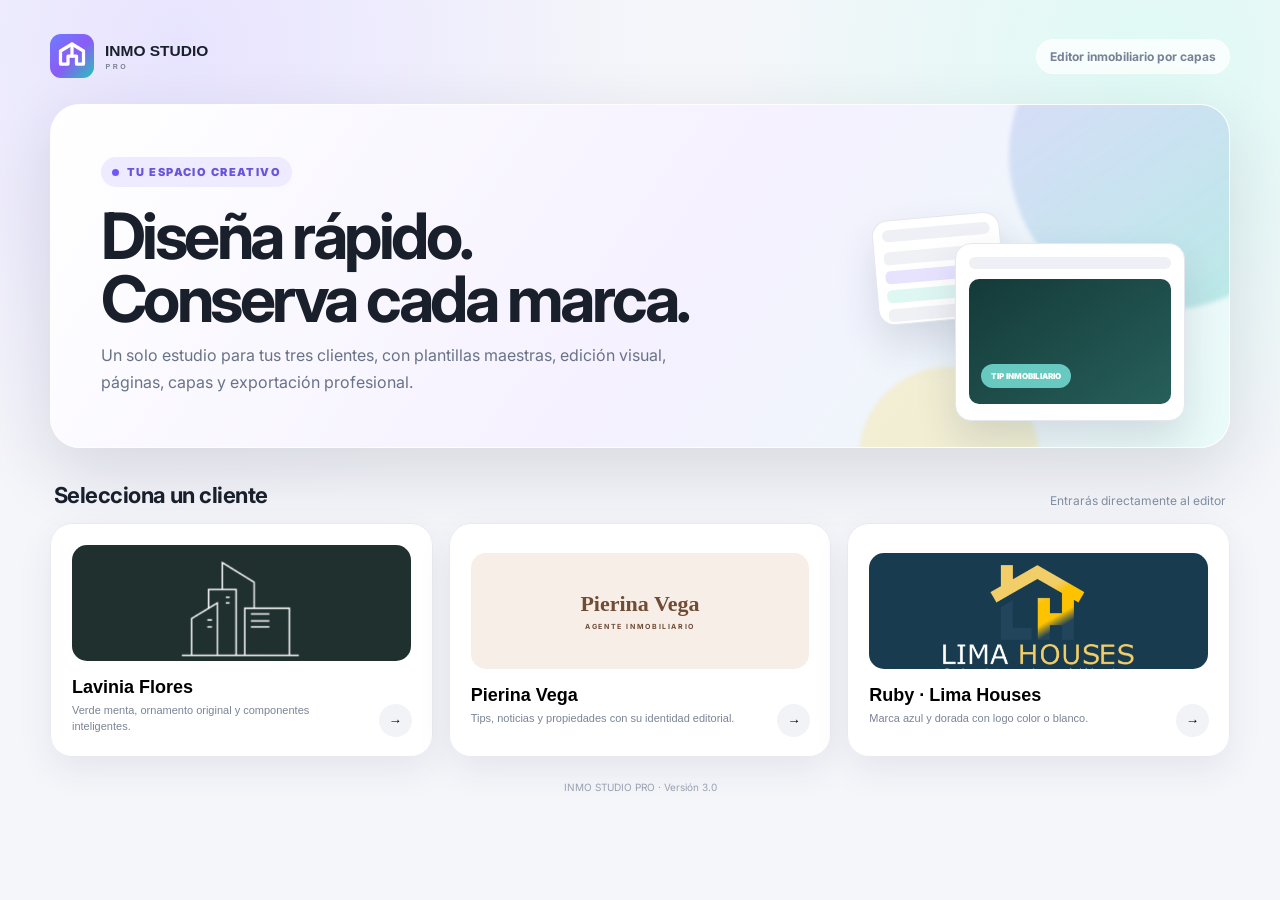
<file: index.html>
<!doctype html>
<html lang="es">
<head>
<meta charset="utf-8">
<meta name="viewport" content="width=device-width,initial-scale=1">
<title>Inmo Studio PRO</title>
<link rel="preconnect" href="https://fonts.googleapis.com">
<link rel="preconnect" href="https://fonts.gstatic.com" crossorigin>
<link href="https://fonts.googleapis.com/css2?family=Inter:wght@400;500;600;700;800;900&display=swap" rel="stylesheet">
<style>
:root{--ink:#19202c;--muted:#667085;--panel:#fff;--line:#e8eaf0;--purple:#7357f5;--mint:#31c4b4;--shadow:0 24px 70px rgba(34,42,65,.14)}
*{box-sizing:border-box}html,body{margin:0;min-height:100%;font-family:Inter,Arial,sans-serif;color:var(--ink)}body{min-height:100vh;background:radial-gradient(circle at 14% 5%,#e8e4ff 0,transparent 34%),radial-gradient(circle at 90% 7%,#dffaf5 0,transparent 30%),#f5f6fa;padding:24px}.app{width:min(1180px,100%);margin:auto}.top{height:64px;display:flex;align-items:center;justify-content:space-between}.software-logo{height:48px}.top-note{font-size:12px;font-weight:700;color:#788195;background:rgba(255,255,255,.72);border:1px solid rgba(255,255,255,.9);padding:9px 13px;border-radius:999px;backdrop-filter:blur(10px)}
.hero{position:relative;overflow:hidden;min-height:330px;margin-top:16px;padding:52px 50px;border:1px solid rgba(255,255,255,.86);border-radius:30px;background:linear-gradient(125deg,#fff 0%,#f5f1ff 53%,#e9fbf8 100%);box-shadow:var(--shadow)}.hero:before,.hero:after{content:"";position:absolute;border-radius:50%;filter:blur(2px)}.hero:before{width:310px;height:310px;right:-90px;top:-105px;background:linear-gradient(145deg,rgba(115,87,245,.16),rgba(49,196,180,.28))}.hero:after{width:180px;height:180px;right:190px;bottom:-100px;background:rgba(255,207,56,.2)}.eyebrow{display:inline-flex;align-items:center;gap:8px;font-size:11px;font-weight:900;letter-spacing:.13em;text-transform:uppercase;color:#6955d9;background:#eeeaff;padding:8px 11px;border-radius:999px}.eyebrow:before{content:"";width:7px;height:7px;border-radius:50%;background:#7357f5}.hero h1{position:relative;z-index:2;max-width:720px;margin:18px 0 12px;font-size:clamp(38px,5vw,68px);line-height:.98;letter-spacing:-.055em}.hero p{position:relative;z-index:2;max-width:610px;margin:0;color:#697386;font-size:16px;line-height:1.65}.hero-art{position:absolute;z-index:1;right:44px;bottom:26px;width:310px;height:205px}.mini-window{position:absolute;background:#fff;border:1px solid #e4e7ef;border-radius:16px;box-shadow:0 20px 40px rgba(44,51,75,.14)}.mini-window.one{width:230px;height:178px;right:0;bottom:0;padding:13px}.mini-window.two{width:128px;height:105px;left:0;top:0;padding:9px;transform:rotate(-5deg)}.mini-bar{height:12px;border-radius:6px;background:#eef0f5;margin-bottom:10px}.mini-canvas{height:125px;border-radius:10px;background:linear-gradient(145deg,#143a38,#275f5b);position:relative;overflow:hidden}.mini-canvas:after{content:"TIP INMOBILIARIO";position:absolute;left:12px;bottom:16px;background:#67c9bf;color:#fff;font-size:8px;font-weight:900;padding:7px 10px;border-radius:999px}.mini-layers{display:grid;gap:6px}.mini-layers i{display:block;height:13px;border-radius:5px;background:#eff1f5}.mini-layers i:nth-child(2){width:84%;background:#e7e3ff}.mini-layers i:nth-child(3){width:70%;background:#dff7f3}
.section-head{display:flex;align-items:end;justify-content:space-between;margin:34px 4px 15px}.section-head h2{margin:0;font-size:22px;letter-spacing:-.025em}.section-head span{font-size:12px;color:#8490a3}.clients{display:grid;grid-template-columns:repeat(3,1fr);gap:16px}.client{position:relative;appearance:none;border:1px solid var(--line);background:rgba(255,255,255,.94);min-height:230px;border-radius:22px;padding:21px;text-align:left;cursor:pointer;box-shadow:0 13px 35px rgba(44,51,75,.08);transition:.2s ease;overflow:hidden}.client:hover{transform:translateY(-5px);box-shadow:0 23px 55px rgba(44,51,75,.16);border-color:transparent}.client:after{content:"→";position:absolute;right:20px;bottom:19px;width:33px;height:33px;display:grid;place-items:center;border-radius:50%;background:#f2f3f7;font-weight:900;transition:.2s}.client:hover:after{transform:translateX(3px);background:var(--client);color:#fff}.client-visual{height:116px;border-radius:15px;display:grid;place-items:center;margin-bottom:16px;overflow:hidden;background:var(--soft)}.client-visual img{max-width:74%;max-height:82%;object-fit:contain}.client-visual .pv{font-family:'Times New Roman',serif;font-size:22px;font-weight:700;color:#714c35;text-align:center}.client-visual .pv small{display:block;font-family:Inter;font-size:7px;letter-spacing:.23em;margin-top:5px}.client h3{margin:0 0 5px;font-size:18px}.client p{margin:0 42px 0 0;color:#7b8495;font-size:11px;line-height:1.45}.lavinia{--client:#5bc4b9;--soft:#eaf9f7}.pierina{--client:#b47b4f;--soft:#f7eee7}.ruby{--client:#eeb72f;--soft:#eff5f8}.ruby .client-visual{background:#183b50}.ruby .client-visual img{max-width:69%}.foot{display:flex;align-items:center;justify-content:center;padding:24px;color:#9aa3b2;font-size:10px}
@media(max-width:900px){.hero{padding:40px 34px}.hero-art{opacity:.35;right:10px}.clients{grid-template-columns:1fr}.client{min-height:190px}.client-visual{height:90px}.section-head span{display:none}}@media(max-width:600px){body{padding:14px}.top-note{display:none}.hero{min-height:305px;padding:35px 25px;border-radius:23px}.hero h1{font-size:42px}.hero p{font-size:14px}.software-logo{width:230px}.hero-art{display:none}}
</style>
</head>
<body>
<main class="app">
<header class="top"><img class="software-logo" src="assets/app/inmo-studio-logo.svg" alt="Inmo Studio PRO"><div class="top-note">Editor inmobiliario por capas</div></header>
<section class="hero">
  <div class="eyebrow">Tu espacio creativo</div>
  <h1>Diseña rápido.<br>Conserva cada marca.</h1>
  <p>Un solo estudio para tus tres clientes, con plantillas maestras, edición visual, páginas, capas y exportación profesional.</p>
  <div class="hero-art" aria-hidden="true"><div class="mini-window two"><div class="mini-bar"></div><div class="mini-layers"><i></i><i></i><i></i><i></i></div></div><div class="mini-window one"><div class="mini-bar"></div><div class="mini-canvas"></div></div></div>
</section>
<div class="section-head"><h2>Selecciona un cliente</h2><span>Entrarás directamente al editor</span></div>
<section class="clients">
<button class="client lavinia" onclick="location.href='editor.html?client=lavinia'"><div class="client-visual" style="background:#20302f"><img src="assets/brand/lavinia-white.png" alt="Lavinia Flores"></div><h3>Lavinia Flores</h3><p>Verde menta, ornamento original y componentes inteligentes.</p></button>
<button class="client pierina" onclick="location.href='editor.html?client=pierina'"><div class="client-visual"><div class="pv">Pierina Vega<small>AGENTE INMOBILIARIO</small></div></div><h3>Pierina Vega</h3><p>Tips, noticias y propiedades con su identidad editorial.</p></button>
<button class="client ruby" onclick="location.href='editor.html?client=ruby'"><div class="client-visual"><img src="assets/brand/lima-houses-color.png" alt="Lima Houses"></div><h3>Ruby · Lima Houses</h3><p>Marca azul y dorada con logo color o blanco.</p></button>
</section>
<div class="foot">INMO STUDIO PRO · Versión 3.0</div>
</main>
</body></html>
</file>
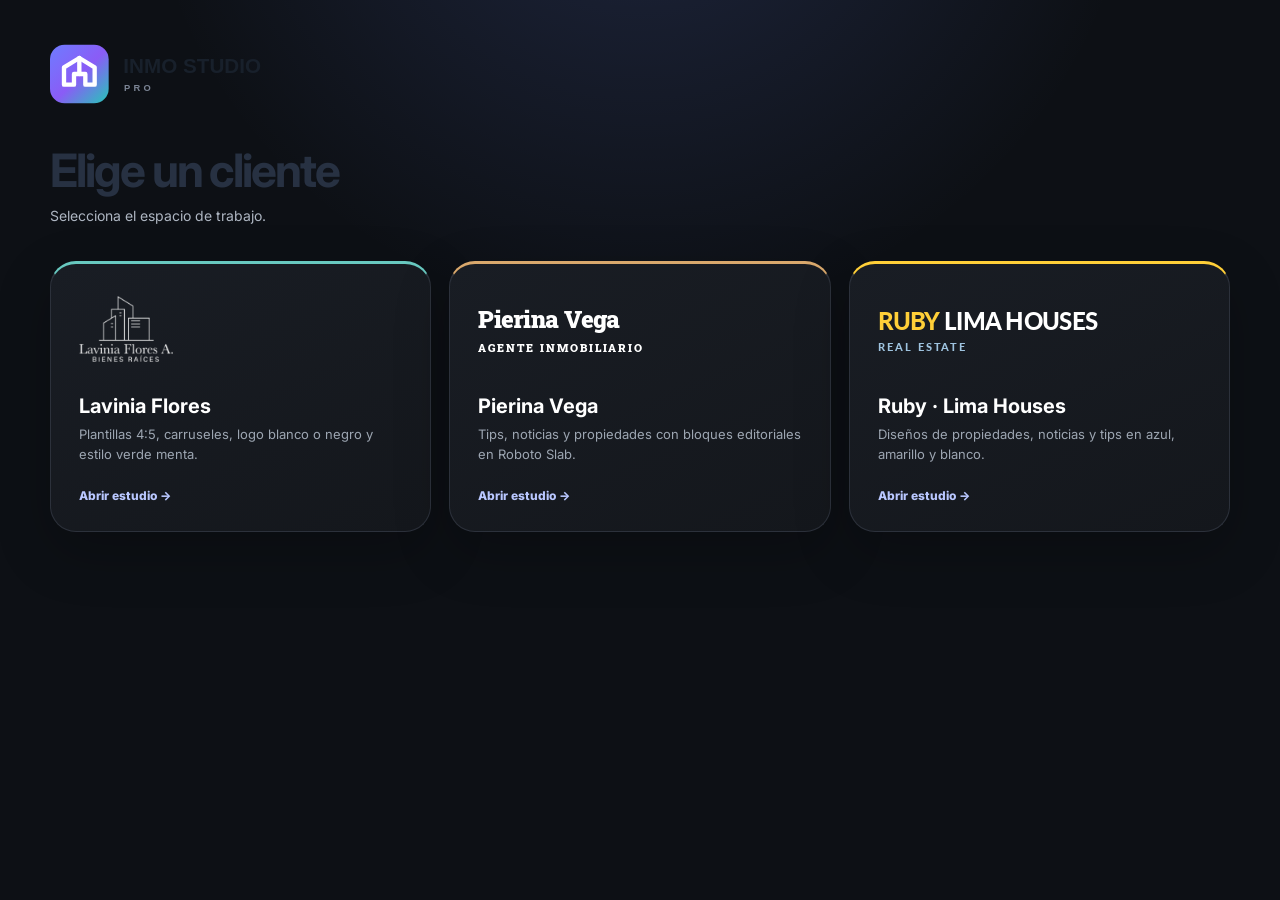
<file: editor.html>
<!doctype html>
<html lang="es"><head><meta charset="utf-8"><meta name="viewport" content="width=device-width,initial-scale=1"><title>Inmo Studio PRO · Editor</title>
<link rel="preconnect" href="https://fonts.googleapis.com"><link rel="preconnect" href="https://fonts.gstatic.com" crossorigin>
<link href="https://fonts.googleapis.com/css2?family=Inter:wght@400;500;600;700;800&family=Lato:ital,wght@0,400;0,700;0,900;1,700;1,900&family=Roboto+Slab:wght@400;500;600;700;800;900&display=swap" rel="stylesheet">
<link rel="stylesheet" href="css/editor-v35.css?v=3.5.0"></head><body>
<section id="home"><div class="home-wrap"><img src="assets/app/inmo-studio-logo.svg" alt="Inmo Studio PRO" style="width:280px;max-width:80%;margin-bottom:24px"><h1 class="home-title">Elige un cliente</h1><p class="home-sub">Selecciona el espacio de trabajo.</p><div class="client-grid">
<button class="client-card" data-client="lavinia"><div class="client-logo"><img src="[data-uri]" alt="Lavinia"></div><h2>Lavinia Flores</h2><p>Plantillas 4:5, carruseles, logo blanco o negro y estilo verde menta.</p><div class="open-label">Abrir estudio →</div></button>
<button class="client-card" data-client="pierina"><div class="client-logo"><div class="wordmark" style="font-family:'Roboto Slab'">Pierina Vega<small>AGENTE INMOBILIARIO</small></div></div><h2>Pierina Vega</h2><p>Tips, noticias y propiedades con bloques editoriales en Roboto Slab.</p><div class="open-label">Abrir estudio →</div></button>
<button class="client-card" data-client="ruby"><div class="client-logo"><div class="wordmark" style="font-family:Lato;color:#ffcf38">RUBY <span style="color:#fff">LIMA HOUSES</span><small style="color:#9ec3df">REAL ESTATE</small></div></div><h2>Ruby · Lima Houses</h2><p>Diseños de propiedades, noticias y tips en azul, amarillo y blanco.</p><div class="open-label">Abrir estudio →</div></button>
</div></div></section>
<section id="studio" class="hidden"><header class="topbar"><div class="top-left"><button id="backHome" class="topbtn icon">←</button><div class="app-mini-brand"><img src="assets/app/inmo-studio-mark.svg" alt=""><div><b>INMO STUDIO</b><span id="brandTitle">Studio</span></div></div><div class="divider"></div><button id="newProject" class="topbtn">Nuevo</button><button id="saveProject" class="topbtn">Guardar</button><button id="openProject" class="topbtn">Abrir</button><button id="editMasterBtn" class="topbtn master-edit-btn" title="Editar plantilla base">◇ Editar base</button><input id="projectFile" type="file" accept=".json" hidden><input id="projectName" class="project-name" value="Proyecto Lavinia" aria-label="Nombre del proyecto"></div><div class="top-right"><button id="undoBtn" class="topbtn icon">↶</button><button id="redoBtn" class="topbtn icon">↷</button><div class="divider"></div><button id="exportLayersBtn" class="topbtn" title="Exportar para Canva o CapCut">◫ Capas PNG</button><button id="exportBtn" class="topbtn primary">⬇ JPG</button></div></header>
<div class="editor"><aside class="left"><div class="pane-head"><span>Plantillas</span></div><div id="templates" class="template-list"></div><div id="brandControls"></div><div class="pane-head"><span>Elementos libres</span></div><div class="assets"><button class="asset-btn" data-add="text">T Texto</button><button class="asset-btn" data-add="smartlabel">▰ Etiqueta</button><button class="asset-btn" data-add="image">▧ Imagen</button><button class="asset-btn" data-add="shape">□ Forma</button><button class="asset-btn" data-add="logo">◇ Logo</button><input id="imageUpload" type="file" accept="image/*" hidden></div><div class="pane-head"><span>Capas</span><button id="duplicateBtn" class="smallbtn">Duplicar</button></div><div id="layers" class="layers"></div></aside>
<main class="workspace"><div class="canvasbar"><div class="bar-group"><button id="zoomOut">−</button><select id="zoomSelect"><option value="0.35">35%</option><option value="0.45" selected>45%</option><option value="0.55">55%</option><option value="0.7">70%</option><option value="1">100%</option></select><button id="zoomIn">+</button></div><div class="page-naming"><span>Nombre de esta pieza</span><input id="pageName" value="1" inputmode="text" aria-label="Nombre de archivo de la pieza"></div><div class="canvas-status" id="canvasStatus">Plantilla protegida · 1080 × 1350</div><div class="bar-group"><button id="gridBtn">Guías</button><button id="centerBtn">Centrar</button></div></div><div id="imageModeBar" class="image-quickbar image-mode-static hidden" aria-label="Controles de imagen">
  <div class="image-quick-title"><b>IMAGEN</b><small>Marco y encuadre</small></div>
  <div class="image-mode-switch">
    <button type="button" data-mode="frame">▣ MOVER MARCO</button>
    <button type="button" data-mode="photo">✥ MOVER FOTO</button>
  </div>
  <div class="image-zoom-tools">
    <button type="button" data-crop="minus" title="Alejar fotografía">−</button>
    <input data-crop="zoom" type="range" min="100" max="800" value="100" aria-label="Zoom de fotografía">
    <span data-crop="value">100%</span>
    <button type="button" data-crop="plus" title="Acercar fotografía">+</button>
    <button type="button" data-crop="reset" title="Restablecer encuadre">⌂</button>
  </div>
</div><div class="canvaswrap" id="canvasWrap"><div class="canvas-shell" id="canvasShell"><canvas id="canvas" width="1080" height="1350"></canvas></div><div class="quick-help">Clic: seleccionar · Arrastrar: mover<br>Doble clic en foto: alternar marco / foto</div></div><div class="slides" id="slides"><button class="slide active">1</button><button id="addSlide" class="add-slide">+</button></div></main>
<aside class="right"><div class="pane-head"><span>Propiedades</span><span id="typeBadge" class="badge">Sin selección</span></div><div id="inspector" class="inspector"><div class="empty">Selecciona una capa directamente en el diseño o desde la lista. Puedes moverla y cambiar su tamaño arrastrando sobre el lienzo.</div></div></aside></div></section><div id="toast" class="toast"></div><div id="masterEditorModal" class="master-modal hidden" role="dialog" aria-modal="true" aria-labelledby="masterEditorTitle">
  <div class="master-dialog">
    <div class="master-dialog-head"><div><b id="masterEditorTitle">Editar plantilla base</b><small>Desbloquea solo lo que necesitas mover</small></div><button id="closeMasterEditor" class="master-close" aria-label="Cerrar">×</button></div>
    <div class="master-toolbar"><button id="unlockAllMasters" class="master-action">Desbloquear todas</button><button id="lockAllMasters" class="master-action">Bloquear todas</button><button id="resetLaviniaLogo" class="master-action primary">Logo a la izquierda</button></div>
    <div id="masterLayerList" class="master-layer-list"></div>
    <div class="master-dialog-foot"><span>Al cerrar, las capas que dejaste desbloqueadas seguirán editables.</span><button id="doneMasterEditor" class="master-action primary">Listo</button></div>
  </div>
</div>
<script src="js/editor-v34.js?v=3.4.0"></script><script src="js/image-crop-v35.js?v=3.5.0"></script></body></html>
</file>
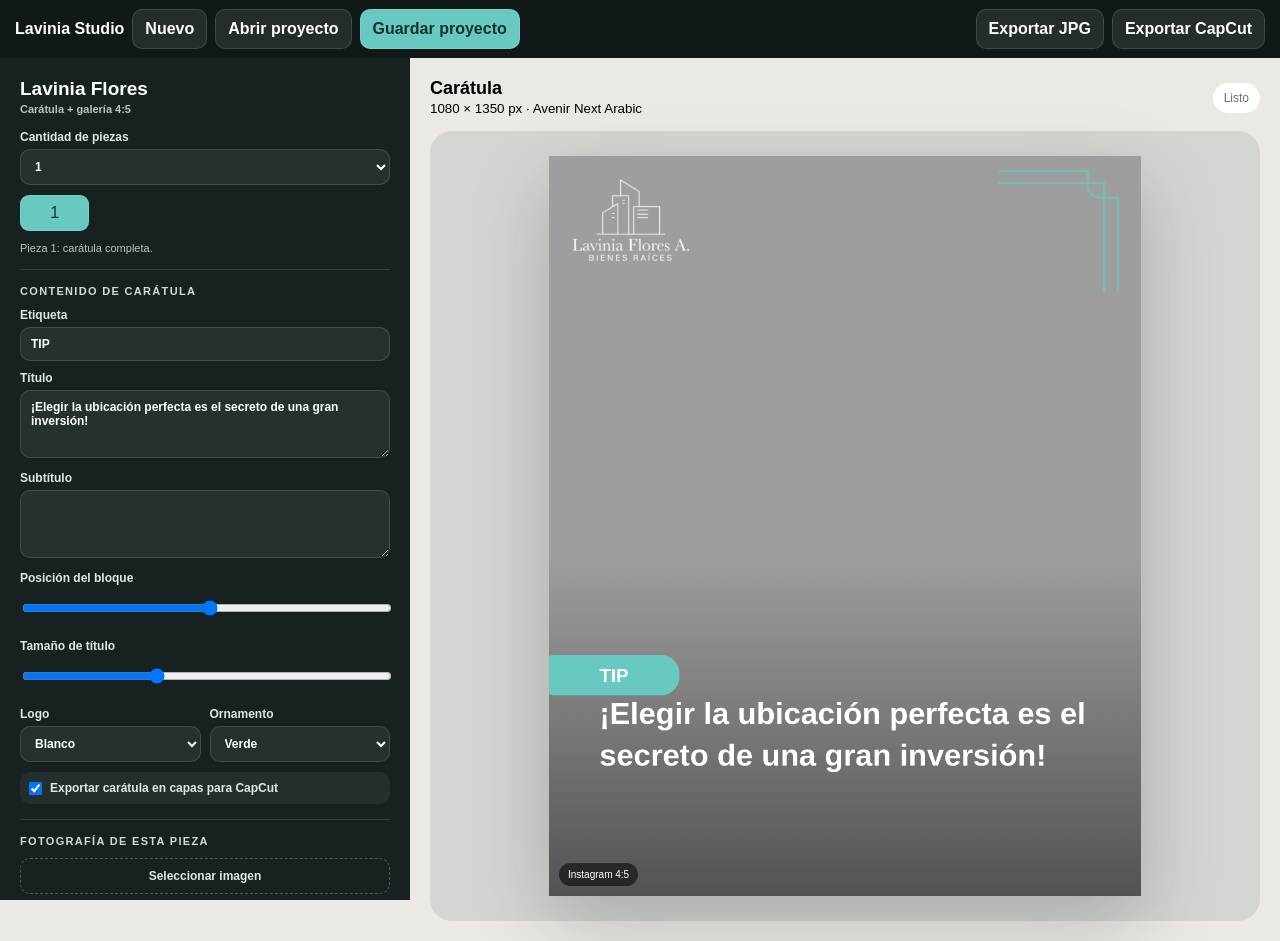
<file: clientes/lavinia/original.html>
<!doctype html><html lang="es"><head><meta charset="utf-8"><meta name="viewport" content="width=device-width,initial-scale=1"><title>Lavinia Studio</title><style>
:root{--panel:#172121;--mint:#68c9c0;--bg:#ece9e4;--line:rgba(255,255,255,.13);--danger:#e45d6f}*{box-sizing:border-box}html,body{margin:0;min-height:100%;font-family:"Avenir Next Arabic","Avenir Next",Arial,sans-serif;background:var(--bg)}button,input,textarea,select{font:inherit}.top{position:fixed;inset:0 0 auto 0;height:58px;background:#101818;color:#fff;display:flex;align-items:center;justify-content:space-between;padding:0 15px;z-index:5}.group{display:flex;gap:8px;align-items:center}.top button,.btn{border:0;border-radius:10px;padding:10px 12px;font-weight:800;cursor:pointer}.top button{background:rgba(255,255,255,.09);color:#fff;border:1px solid var(--line)}.top .primary,.btn.primary{background:var(--mint);color:#16302e}.app{display:grid;grid-template-columns:410px 1fr;min-height:100vh;padding-top:58px}.panel{height:calc(100vh - 58px);overflow:auto;background:var(--panel);color:#fff;padding:20px}.brand{font-weight:900;font-size:19px;margin-bottom:15px}.brand small{display:block;color:#b8c6c4;font-size:11px;margin-top:3px}.section{border-top:1px solid var(--line);padding-top:15px;margin-top:15px}.section h3{font-size:11px;letter-spacing:.12em;text-transform:uppercase;color:#cfdbd9;margin:0 0 11px}label{display:block;font-size:12px;font-weight:800;color:#dfe8e6;margin-bottom:10px}input,textarea,select{width:100%;margin-top:5px;padding:9px 10px;border-radius:10px;border:1px solid var(--line);background:rgba(255,255,255,.07);color:#fff;outline:none}select option{color:#111}textarea{min-height:68px;resize:vertical}.row{display:grid;grid-template-columns:1fr 1fr;gap:9px}.file{border:1px dashed rgba(255,255,255,.25);padding:10px;border-radius:10px;text-align:center;cursor:pointer}.file input{display:none}.tabs{display:grid;grid-template-columns:repeat(5,1fr);gap:6px}.tab{border:1px solid var(--line);background:rgba(255,255,255,.06);color:#fff;border-radius:9px;padding:8px}.tab.active{background:var(--mint);color:#173230}.tab.hidden{display:none}.check{display:flex;gap:8px;align-items:center;background:rgba(255,255,255,.06);padding:9px;border-radius:10px}.check input{width:auto;margin:0}.actions{display:grid;grid-template-columns:1fr 1fr;gap:8px;margin-top:14px}.btn{background:rgba(255,255,255,.08);color:#fff;border:1px solid var(--line)}.btn.danger{color:#ff9faf;background:rgba(228,93,111,.12)}.workspace{padding:20px}.head{max-width:1050px;margin:auto auto 14px;display:flex;justify-content:space-between;align-items:center}.head h2{margin:0;font-size:18px}.status{background:#fff;border-radius:999px;padding:8px 11px;font-size:12px;color:#69716f}.stage{max-width:1050px;margin:auto;background:#d5d5d1;border-radius:22px;padding:20px;min-height:calc(100vh - 110px);display:grid;place-items:center}.shell{position:relative;box-shadow:0 28px 75px rgba(22,33,33,.23);background:#fff}.shell canvas{display:block}.hint{position:absolute;left:10px;bottom:10px;background:rgba(0,0,0,.55);color:#fff;padding:6px 9px;border-radius:999px;font-size:10px}@media(max-width:1000px){.app{grid-template-columns:1fr}.panel{height:auto}.top{position:relative}.app{padding-top:0}}
</style></head><body>
<header class="top"><div class="group"><strong>Lavinia Studio</strong><button id="newBtn">Nuevo</button><button id="openBtn">Abrir proyecto</button><button class="primary" id="saveProjectBtn">Guardar proyecto</button><input id="openFile" type="file" accept=".lavinia,.json" hidden></div><div class="group"><button id="topJpg">Exportar JPG</button><button id="topCapcut">Exportar CapCut</button></div></header>
<div class="app"><aside class="panel"><div class="brand">Lavinia Flores <small>Carátula + galería 4:5</small></div>
<section><label>Cantidad de piezas<select id="count"><option>1</option><option>2</option><option>3</option><option>4</option><option>5</option></select></label><div class="tabs" id="tabs"><button class="tab active" data-i="0">1</button><button class="tab hidden" data-i="1">2</button><button class="tab hidden" data-i="2">3</button><button class="tab hidden" data-i="3">4</button><button class="tab hidden" data-i="4">5</button></div><p id="pieceHelp" style="font-size:11px;color:#b8c6c4">Pieza 1: carátula completa.</p></section>
<section class="section" id="coverControls"><h3>Contenido de carátula</h3><label>Etiqueta<input id="tag" value="TIP"></label><label>Título<textarea id="title">¡Elegir la ubicación perfecta es el secreto de una gran inversión!</textarea></label><label>Subtítulo<textarea id="subtitle"></textarea></label><label>Posición del bloque<input id="blockY" type="range" min="650" max="1160" value="910"></label><label>Tamaño de título<input id="titleSize" type="range" min="42" max="82" value="56"></label><div class="row"><label>Logo<select id="logoChoice"><option value="white">Blanco</option><option value="black">Negro</option><option value="none">Sin logo</option></select></label><label>Ornamento<select id="cornerChoice"><option value="green">Verde</option><option value="white">Blanco</option></select></label></div><label class="check"><input id="capcut" type="checkbox" checked> Exportar carátula en capas para CapCut</label></section>
<section class="section"><h3>Fotografía de esta pieza</h3><label class="file">Seleccionar imagen<input id="photoFile" type="file" accept="image/*"></label><div class="row"><label>Zoom<input id="zoom" type="range" min="60" max="220" value="100"></label><label>Oscurecer<input id="overlay" type="range" min="0" max="80" value="48"></label></div><div class="row"><label>Horizontal<input id="posX" type="range" min="-100" max="100" value="0"></label><label>Vertical<input id="posY" type="range" min="-100" max="100" value="0"></label></div><button class="btn" id="removePhoto" style="width:100%">Quitar imagen</button></section>
<section class="section"><h3>Colores</h3><div class="row"><label>Verde<input id="mint" type="color" value="#68c9c0"></label><label>Texto<input id="textColor" type="color" value="#ffffff"></label></div></section>
<div class="actions"><button class="btn primary" id="jpgBtn">JPG actual</button><button class="btn" id="allJpgBtn">Todos los JPG</button><button class="btn" id="capcutBtn">Capas CapCut</button><button class="btn danger" id="resetBtn">Restablecer</button></div></aside>
<main class="workspace"><div class="head"><div><h2 id="pieceTitle">Carátula</h2><small>1080 × 1350 px · Avenir Next Arabic</small></div><div class="status" id="status">Listo</div></div><div class="stage"><div class="shell" id="shell"><canvas id="canvas" width="1080" height="1350"></canvas><div class="hint">Instagram 4:5</div></div></div></main></div>
<script>
const WHITE_LOGO='[data-uri]'; const BLACK_LOGO='[data-uri]';
const W=1080,H=1350,canvas=document.getElementById('canvas'),ctx=canvas.getContext('2d'),shell=document.getElementById('shell');
let current=0,count=1,whiteLogo=null,blackLogo=null;
const blank=()=>({photo:null,tag:'TIP',title:'¡Elegir la ubicación perfecta es el secreto de una gran inversión!',subtitle:'',blockY:910,titleSize:56,logoChoice:'white',cornerChoice:'green',capcut:true,zoom:100,overlay:48,posX:0,posY:0,mint:'#68c9c0',textColor:'#ffffff'});
let pages=[blank(),blank(),blank(),blank(),blank()];
const ids=['tag','title','subtitle','blockY','titleSize','logoChoice','cornerChoice','capcut','zoom','overlay','posX','posY','mint','textColor']; const C={};ids.forEach(id=>C[id]=document.getElementById(id));
function flash(t){const s=document.getElementById('status');s.textContent=t;setTimeout(()=>s.textContent='Listo',1400)}
function imgToData(img){if(!img)return null;const c=document.createElement('canvas');c.width=img.width;c.height=img.height;c.getContext('2d').drawImage(img,0,0);return c.toDataURL('image/jpeg',.92)}
function dataToImg(data){return new Promise(r=>{if(!data)return r(null);const i=new Image();i.onload=()=>r(i);i.src=data})}
function capture(){const p=pages[current];ids.forEach(id=>p[id]=C[id].type==='checkbox'?C[id].checked:C[id].value);return p}
async function apply(i){current=i;const p=pages[i];ids.forEach(id=>{if(C[id].type==='checkbox')C[id].checked=!!p[id];else C[id].value=p[id]});document.getElementById('coverControls').style.display=i===0?'block':'none';document.getElementById('pieceTitle').textContent=i===0?'Carátula':`Imagen ${i+1}`;document.getElementById('pieceHelp').textContent=i===0?'Pieza 1: carátula completa.':'Piezas 2 a 5: solo fotografía.';document.querySelectorAll('.tab').forEach((b,n)=>b.classList.toggle('active',n===i));render()}
function cover(c,img){if(!img){c.fillStyle='#9e9e9e';c.fillRect(0,0,W,H);return}const p=pages[current],z=Number(p.zoom)/100,r=Math.max(W/img.width,H/img.height)*z,dw=img.width*r,dh=img.height*r,x=(W-dw)/2+Number(p.posX)/100*W*.35,y=(H-dh)/2+Number(p.posY)/100*H*.35;c.drawImage(img,x,y,dw,dh)}
function wrap(c,text,x,y,max,line,maxLines){const words=(text||'').split(/\s+/);let l='',ls=[];for(const w of words){const t=l?l+' '+w:w;if(c.measureText(t).width>max&&l){ls.push(l);l=w}else l=t}if(l)ls.push(l);ls.slice(0,maxLines).forEach((s,i)=>c.fillText(s,x,y+i*line))}
function drawPhotoLayer(c,p){cover(c,p.photo);if(current===0){const g=c.createLinearGradient(0,Number(p.blockY)-180,0,H);g.addColorStop(0,'rgba(0,0,0,0)');g.addColorStop(1,`rgba(0,0,0,${Number(p.overlay)/100})`);c.fillStyle=g;c.fillRect(0,Number(p.blockY)-180,W,H)}}
function drawDecorLayer(c,p){if(current!==0)return;c.strokeStyle=p.cornerChoice==='white'?'#fff':p.mint;c.lineWidth=4;c.globalAlpha=.7;c.beginPath();c.moveTo(820,28);c.lineTo(983,28);c.lineTo(983,52);c.quadraticCurveTo(983,76,1008,76);c.lineTo(1038,76);c.lineTo(1038,246);c.moveTo(820,49);c.lineTo(1013,49);c.lineTo(1013,248);c.stroke();c.globalAlpha=1}
function drawTagLayer(c,p){if(current!==0)return;c.font='900 34px "Avenir Next Arabic","Avenir Next",Arial';const t=(p.tag||'TIP').toUpperCase(),tw=c.measureText(t).width,w=Math.max(260,92+tw+55);c.fillStyle=p.mint;c.beginPath();c.roundRect(-22,Number(p.blockY),Math.min(w,W-20),74,34);c.fill();c.fillStyle='#fff';c.fillText(t,92,Number(p.blockY)+49)}
function drawTextLayer(c,p){if(current!==0)return;const y=Number(p.blockY)+126;c.fillStyle=p.textColor;c.font=`900 ${p.titleSize}px "Avenir Next Arabic","Avenir Next",Arial`;wrap(c,p.title,92,y,900,Number(p.titleSize)*1.35,4);if(p.subtitle){c.font='500 27px "Avenir Next Arabic","Avenir Next",Arial';wrap(c,p.subtitle,92,y+230,860,40,3)}}
function drawLogoLayer(c,p){if(current!==0||p.logoChoice==='none')return;const img=p.logoChoice==='black'?blackLogo:whiteLogo;if(!img)return;const ratio=Math.min(270/img.width,150/img.height);c.drawImage(img,42,42,img.width*ratio,img.height*ratio)}
function compose(target,p,index){const old=current;current=index;const c=target.getContext('2d');c.clearRect(0,0,W,H);drawPhotoLayer(c,p);drawDecorLayer(c,p);drawTagLayer(c,p);drawTextLayer(c,p);drawLogoLayer(c,p);current=old}
function render(){capture();compose(canvas,pages[current],current);fit();autosave()}
function fit(){const scale=Math.min(680/W,740/H,(innerWidth>1000?700:innerWidth-30)/W);canvas.style.width=W*scale+'px';canvas.style.height=H*scale+'px';shell.style.width=W*scale+'px';shell.style.height=H*scale+'px'}
ids.forEach(id=>C[id].addEventListener('input',render));
document.querySelectorAll('.tab').forEach(b=>b.onclick=()=>{capture();apply(Number(b.dataset.i))});
document.getElementById('count').onchange=e=>{count=Number(e.target.value);document.querySelectorAll('.tab').forEach((b,i)=>b.classList.toggle('hidden',i>=count));if(current>=count)apply(count-1);autosave()};
document.getElementById('photoFile').onchange=e=>{const f=e.target.files[0];if(!f)return;const r=new FileReader();r.onload=x=>{const i=new Image();i.onload=()=>{pages[current].photo=i;render()};i.src=x.target.result};r.readAsDataURL(f)};
document.getElementById('removePhoto').onclick=()=>{pages[current].photo=null;render()};
function safe(){return (pages[current].title||`lavinia-${current+1}`).toLowerCase().normalize('NFD').replace(/[\u0300-\u036f]/g,'').replace(/[^a-z0-9]+/g,'-').replace(/^-|-$/g,'').slice(0,45)}
function downloadCanvas(c,name,type='image/jpeg'){const a=document.createElement('a');a.download=name;a.href=c.toDataURL(type,1);a.click()}
document.getElementById('jpgBtn').onclick=()=>{capture();const c=document.createElement('canvas');c.width=W;c.height=H;compose(c,pages[current],current);downloadCanvas(c,safe()+'.jpg')};
document.getElementById('allJpgBtn').onclick=async()=>{capture();for(let i=0;i<count;i++){const c=document.createElement('canvas');c.width=W;c.height=H;compose(c,pages[i],i);downloadCanvas(c,`${String(i+1).padStart(2,'0')}-lavinia.jpg`);await new Promise(r=>setTimeout(r,180))}flash('JPG descargados')};
document.getElementById('capcutBtn').onclick=async()=>{capture();if(!pages[0].capcut){alert('La carátula no está marcada para CapCut.');return}const p=pages[0],layers=[['01-foto.png',drawPhotoLayer],['02-ornamento.png',drawDecorLayer],['03-etiqueta.png',drawTagLayer],['04-texto.png',drawTextLayer],['05-logo.png',drawLogoLayer]];const old=current;current=0;for(const [name,fn] of layers){const c=document.createElement('canvas');c.width=W;c.height=H;fn(c.getContext('2d'),p);downloadCanvas(c,name,'image/png');await new Promise(r=>setTimeout(r,180))}current=old;flash('Capas descargadas')};
function project(){capture();return{version:3,count,current,pages:pages.slice(0,count).map(p=>({...p,photo:imgToData(p.photo)}))}}
function autosave(){try{localStorage.setItem('laviniaStable',JSON.stringify(project()))}catch(e){}}
async function loadProject(s){count=Math.min(5,Math.max(1,s.count||1));pages=[];for(const raw of s.pages||[]){pages.push({...blank(),...raw,photo:await dataToImg(raw.photo)})}while(pages.length<5)pages.push(blank());current=Math.min(count-1,s.current||0);document.getElementById('count').value=count;document.querySelectorAll('.tab').forEach((b,i)=>b.classList.toggle('hidden',i>=count));await apply(current);flash('Proyecto abierto')}
document.getElementById('saveProjectBtn').onclick=()=>{const blob=new Blob([JSON.stringify(project())],{type:'application/json'}),a=document.createElement('a');a.download='proyecto-lavinia.lavinia';a.href=URL.createObjectURL(blob);a.click();setTimeout(()=>URL.revokeObjectURL(a.href),1000);flash('Proyecto guardado')};
document.getElementById('openBtn').onclick=()=>document.getElementById('openFile').click();document.getElementById('openFile').onchange=async e=>{try{await loadProject(JSON.parse(await e.target.files[0].text()))}catch(err){alert('No se pudo abrir el proyecto.')}e.target.value=''};
document.getElementById('newBtn').onclick=()=>{if(confirm('¿Crear un proyecto nuevo?')){localStorage.removeItem('laviniaStable');location.reload()}};document.getElementById('resetBtn').onclick=document.getElementById('newBtn').onclick;document.getElementById('topJpg').onclick=()=>document.getElementById('jpgBtn').click();document.getElementById('topCapcut').onclick=()=>document.getElementById('capcutBtn').click();
function preload(){return Promise.all([[WHITE_LOGO,'w'],[BLACK_LOGO,'b']].map(([src,k])=>new Promise(r=>{const i=new Image();i.onload=()=>{if(k==='w')whiteLogo=i;else blackLogo=i;r()};i.src=src})))}
window.addEventListener('resize',fit);preload().then(async()=>{const s=localStorage.getItem('laviniaStable');if(s){try{await loadProject(JSON.parse(s));return}catch(e){}}apply(0)});
</script></body></html>
</file>
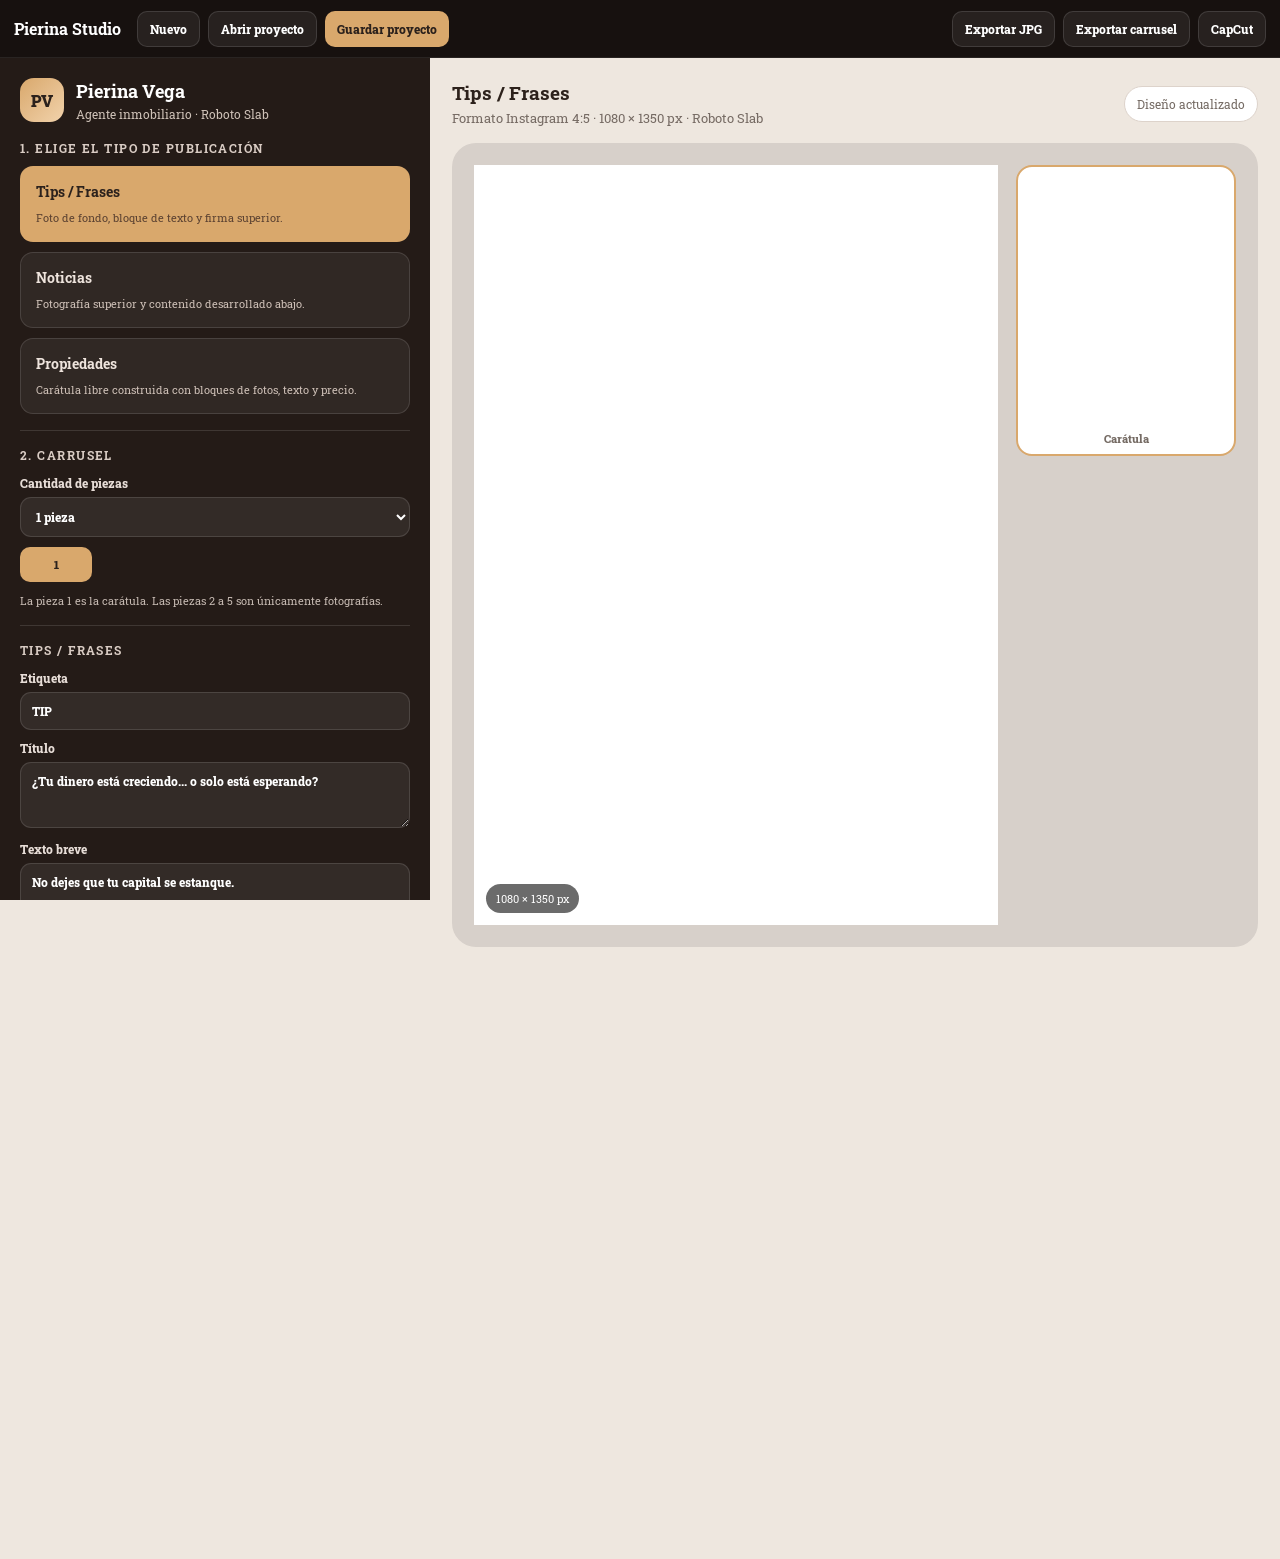
<file: clientes/pierina/original.html>
<!doctype html>
<html lang="es">
<head>
<meta charset="utf-8">
<meta name="viewport" content="width=device-width,initial-scale=1">
<title>Pierina Studio | Editor inmobiliario</title>
<link rel="preconnect" href="https://fonts.googleapis.com">
<link rel="preconnect" href="https://fonts.gstatic.com" crossorigin>
<link href="https://fonts.googleapis.com/css2?family=Roboto+Slab:wght@400;500;600;700;800;900&display=swap" rel="stylesheet">
<style>
:root{--bg:#eee7df;--panel:#241b17;--panel2:#342720;--paper:#fff;--ink:#2c211b;--muted:#9f9188;--brown:#7b4d2d;--cream:#f5eee7;--gold:#d9a86c;--line:rgba(255,255,255,.12);--danger:#d95c68;--success:#2ca675}
*{box-sizing:border-box}html,body{margin:0;min-height:100%;font-family:"Roboto Slab",Georgia,serif;background:var(--bg);color:var(--ink)}button,input,textarea,select{font:inherit}button{cursor:pointer}.hidden{display:none!important}
.topbar{position:fixed;inset:0 0 auto;height:58px;z-index:50;background:#17110f;color:#fff;display:flex;align-items:center;justify-content:space-between;padding:0 14px;border-bottom:1px solid rgba(255,255,255,.08)}.topbar-group{display:flex;gap:8px;align-items:center}.topbar b{margin-right:8px}.topbtn{height:36px;padding:0 12px;border:1px solid rgba(255,255,255,.12);background:rgba(255,255,255,.07);color:#fff;border-radius:10px;font-size:12px;font-weight:800}.topbtn.primary{background:var(--gold);color:#2b211c;border:0}
.app{display:grid;grid-template-columns:430px minmax(0,1fr);min-height:100vh;padding-top:58px}.panel{position:sticky;top:58px;height:calc(100vh - 58px);overflow:auto;background:var(--panel);color:#fff;padding:20px}.brand{display:flex;gap:12px;align-items:center;margin-bottom:18px}.mark{width:44px;height:44px;border-radius:14px;background:linear-gradient(135deg,var(--gold),#f1d2ab);color:#2b211c;display:grid;place-items:center;font-weight:900}.brand h1{font-size:18px;margin:0}.brand p{font-size:12px;color:#cfc2b8;margin:3px 0 0}
.section{border-top:1px solid var(--line);padding-top:16px;margin-top:16px}.section h2{font-size:12px;text-transform:uppercase;letter-spacing:.12em;color:#d9ccc4;margin:0 0 12px}label{display:block;font-size:12px;font-weight:800;color:#e7ddd7;margin-bottom:10px}input,textarea,select{width:100%;margin-top:6px;border:1px solid var(--line);background:rgba(255,255,255,.07);color:#fff;border-radius:11px;padding:10px 11px;outline:none}select option{color:#111}textarea{resize:vertical;min-height:66px;line-height:1.4}input[type=color]{height:42px;padding:4px}.row{display:grid;grid-template-columns:1fr 1fr;gap:10px}.file{display:block;border:1px dashed rgba(255,255,255,.25);padding:11px;border-radius:12px;text-align:center;color:#d4c7bf;font-size:12px;cursor:pointer}.file input{display:none}.btn{border:0;border-radius:12px;padding:11px 13px;font-weight:900;display:flex;align-items:center;justify-content:center;gap:8px}.btn-primary{background:var(--gold);color:#2b211c}.btn-light{background:#fff;color:#251d1a}.btn-ghost{background:rgba(255,255,255,.08);color:#fff;border:1px solid var(--line)}.btn-danger{background:rgba(217,92,104,.14);color:#ffacb4;border:1px solid rgba(217,92,104,.25)}.toolbar{display:grid;grid-template-columns:1fr 1fr;gap:10px;margin-top:16px}.small{font-size:11px;color:#c5b9b1;line-height:1.5}
.type-picker{display:grid;gap:10px}.type-btn{border:1px solid var(--line);background:rgba(255,255,255,.06);color:#eee4dd;border-radius:13px;padding:15px;text-align:left}.type-btn b{display:block;font-size:14px;margin-bottom:4px}.type-btn span{font-size:11px;color:#cdbfb6}.type-btn.active{background:var(--gold);color:#2b211c;border-color:transparent}.type-btn.active span{color:#5d4332}
.slide-tabs{display:grid;grid-template-columns:repeat(5,1fr);gap:7px}.slide-tab{border:1px solid var(--line);background:rgba(255,255,255,.06);color:#ddd0c8;border-radius:10px;padding:9px 4px;font-size:11px;font-weight:900}.slide-tab.active{background:var(--gold);color:#2b211c;border-color:transparent}.slide-tab.hidden{display:none}
.block-tools{display:grid;grid-template-columns:repeat(3,1fr);gap:8px}.block-list{display:grid;gap:7px;margin-top:10px}.block-row{display:grid;grid-template-columns:1fr 34px;gap:7px}.block-select{border:1px solid var(--line);background:rgba(255,255,255,.06);color:#fff;border-radius:10px;padding:9px;text-align:left;font-size:11px;font-weight:800}.block-select.active{border-color:var(--gold);background:rgba(217,168,108,.18)}.delete-block{border:0;border-radius:10px;background:rgba(217,92,104,.15);color:#ffacb4;font-weight:900}.badge{display:inline-block;padding:5px 8px;border-radius:999px;background:rgba(217,168,108,.18);color:#efd3b3;font-size:10px;font-weight:900}
.workspace{padding:22px;overflow:auto}.workspace-head{max-width:1160px;margin:0 auto 16px;display:flex;align-items:center;justify-content:space-between;gap:14px}.workspace-head h2{margin:0;font-size:19px}.workspace-head p{margin:4px 0 0;color:#766b64;font-size:13px}.status{padding:9px 12px;background:#fff;border:1px solid #ddd3cb;border-radius:999px;color:#756b64;font-size:12px}.stage{max-width:1160px;margin:auto;display:grid;grid-template-columns:minmax(0,1fr) 220px;gap:18px;background:#d7d0ca;border-radius:24px;padding:22px;min-height:calc(100vh - 110px)}.canvas-area{display:grid;place-items:center;overflow:auto}.canvas-shell{position:relative;background:#fff;box-shadow:0 28px 75px rgba(55,38,29,.22)}canvas{display:block}.hint{position:absolute;left:12px;bottom:12px;background:rgba(0,0,0,.58);color:#fff;padding:7px 10px;border-radius:999px;font-size:11px;pointer-events:none}.thumbs{display:grid;align-content:start;gap:12px}.thumb{background:#fff;border:2px solid transparent;border-radius:16px;padding:8px;cursor:pointer}.thumb.active{border-color:var(--gold)}.thumb.hidden{display:none}.thumb canvas{width:100%;border-radius:10px}.thumb span{display:block;margin-top:6px;text-align:center;font-size:11px;font-weight:800;color:#756b64}
@media(max-width:1080px){.app{grid-template-columns:1fr}.panel{position:relative;top:0;height:auto}.stage{grid-template-columns:1fr}.thumbs{grid-template-columns:repeat(5,1fr)}}@media(max-width:650px){.workspace{padding:10px}.stage{padding:10px}.workspace-head{align-items:flex-start;flex-direction:column}.topbar{overflow:auto}.topbar b{display:none}}
</style>
</head>
<body>
<header class="topbar">
  <div class="topbar-group"><b>Pierina Studio</b><button class="topbtn" id="newBtn">Nuevo</button><button class="topbtn" id="openBtn">Abrir proyecto</button><button class="topbtn primary" id="saveProjectBtn">Guardar proyecto</button><input id="projectInput" type="file" accept=".pierina,.json" hidden></div>
  <div class="topbar-group"><button class="topbtn" id="exportJpgTop">Exportar JPG</button><button class="topbtn" id="exportCarouselTop">Exportar carrusel</button><button class="topbtn" id="exportLayersTop">CapCut</button></div>
</header>
<div class="app">
<aside class="panel">
  <div class="brand"><div class="mark">PV</div><div><h1>Pierina Vega</h1><p>Agente inmobiliario · Roboto Slab</p></div></div>

  <section id="typeSection">
    <h2 style="font-size:12px;text-transform:uppercase;letter-spacing:.12em;color:#d9ccc4">1. Elige el tipo de publicación</h2>
    <div class="type-picker">
      <button class="type-btn active" data-type="tip"><b>Tips / Frases</b><span>Foto de fondo, bloque de texto y firma superior.</span></button>
      <button class="type-btn" data-type="news"><b>Noticias</b><span>Fotografía superior y contenido desarrollado abajo.</span></button>
      <button class="type-btn" data-type="property"><b>Propiedades</b><span>Carátula libre construida con bloques de fotos, texto y precio.</span></button>
    </div>
  </section>

  <section class="section">
    <h2>2. Carrusel</h2>
    <label>Cantidad de piezas<select id="slideCount"><option value="1">1 pieza</option><option value="2">2 piezas</option><option value="3">3 piezas</option><option value="4">4 piezas</option><option value="5">5 piezas</option></select></label>
    <div class="slide-tabs">
      <button class="slide-tab active" data-index="0">1</button><button class="slide-tab hidden" data-index="1">2</button><button class="slide-tab hidden" data-index="2">3</button><button class="slide-tab hidden" data-index="3">4</button><button class="slide-tab hidden" data-index="4">5</button>
    </div>
    <p class="small">La pieza 1 es la carátula. Las piezas 2 a 5 son únicamente fotografías.</p>
  </section>

  <div id="secondaryControls" class="section hidden">
    <h2>Imagen de la pieza</h2>
    <label class="file">Subir fotografía<input id="secondaryImageInput" type="file" accept="image/*"></label>
    <button class="btn btn-ghost" id="removeSecondaryImage" style="width:100%;margin-top:8px">Quitar fotografía</button>
    <label>Zoom<input id="secondaryZoom" type="range" min="60" max="220" value="100"></label>
    <label>Posición horizontal<input id="secondaryX" type="range" min="-100" max="100" value="0"></label>
    <label>Posición vertical<input id="secondaryY" type="range" min="-100" max="100" value="0"></label>
  </div>

  <div id="coverControls">
    <div id="tipControls" class="section">
      <h2>Tips / Frases</h2>
      <label>Etiqueta<input id="tipTag" value="TIP"></label>
      <label>Título<textarea id="tipTitle">¿Tu dinero está creciendo... o solo está esperando?</textarea></label>
      <label>Texto breve<textarea id="tipBody">No dejes que tu capital se estanque.</textarea></label>
      <label class="file">Subir foto de fondo<input id="tipImageInput" type="file" accept="image/*"></label>
      <label>Zoom de fotografía<input id="tipZoom" type="range" min="50" max="250" value="100"></label>
      <div class="row"><label>Posición X<input id="tipImageX" type="range" min="-100" max="100" value="0"></label><label>Posición Y<input id="tipImageY" type="range" min="-100" max="100" value="0"></label></div>
      <div class="row"><label>Color del bloque<input id="tipBlockColor" type="color" value="#ffffff"></label><label>Color de texto<input id="tipTextColor" type="color" value="#6c4328"></label></div>
      <label>Posición vertical del bloque<input id="tipBlockY" type="range" min="520" max="1080" value="820"></label>
      <label>Ancho del bloque<input id="tipBlockW" type="range" min="520" max="980" value="900"></label>
      <label>Opacidad del bloque<input id="tipOpacity" type="range" min="20" max="100" value="88"></label>
    </div>

    <div id="newsControls" class="section hidden">
      <h2>Noticia</h2>
      <label>Titular<textarea id="newsTitle">Título principal de la noticia inmobiliaria</textarea></label>
      <label>Contenido<textarea id="newsBody">Escribe aquí el contenido de la noticia. Puedes desarrollar varios párrafos breves para que la información se lea con claridad.</textarea></label>
      <label class="file">Subir fotografía superior<input id="newsImageInput" type="file" accept="image/*"></label>
      <label>Zoom de fotografía<input id="newsZoom" type="range" min="50" max="250" value="100"></label>
      <div class="row"><label>Posición X<input id="newsImageX" type="range" min="-100" max="100" value="0"></label><label>Posición Y<input id="newsImageY" type="range" min="-100" max="100" value="0"></label></div>
      <div class="row"><label>Fondo inferior<input id="newsBackground" type="color" value="#f3e8dd"></label><label>Texto<input id="newsTextColor" type="color" value="#543722"></label></div>
      <label>Altura de la fotografía<input id="newsImageH" type="range" min="380" max="850" value="610"></label>
    </div>

    <div id="propertyControls" class="section hidden">
      <h2>Propiedad · Editor por bloques</h2>
      <p class="small">Agrega los bloques que necesites. Selecciona uno para modificar su posición y tamaño.</p>
      <div class="block-tools">
        <button class="btn btn-ghost" id="addImageBlock">+ Imagen</button>
        <button class="btn btn-ghost" id="addTextBlock">+ Texto</button>
        <button class="btn btn-ghost" id="addPriceBlock">+ Precio</button>
      </div>
      <div class="block-list" id="blockList"></div>
      <div id="blockEditor" class="section hidden">
        <span class="badge" id="selectedBlockLabel">Bloque</span>
        <label id="blockFileLabel" class="file hidden">Cambiar imagen<input id="blockImageInput" type="file" accept="image/*"></label>
        <label id="blockTextLabel" class="hidden">Contenido<textarea id="blockText"></textarea></label>
        <div class="row"><label>X<input id="blockX" type="range" min="0" max="980" value="60"></label><label>Y<input id="blockY" type="range" min="0" max="1250" value="80"></label></div>
        <div class="row"><label>Ancho<input id="blockW" type="range" min="80" max="1080" value="500"></label><label>Alto<input id="blockH" type="range" min="50" max="1350" value="400"></label></div>
        <div id="imageBlockOptions" class="hidden">
          <label>Zoom dentro del bloque<input id="blockZoom" type="range" min="50" max="250" value="100"></label>
          <div class="row">
            <label>Mover imagen X<input id="blockOffsetX" type="range" min="-100" max="100" value="0"></label>
            <label>Mover imagen Y<input id="blockOffsetY" type="range" min="-100" max="100" value="0"></label>
          </div>
        </div>
        <div id="textBlockOptions" class="hidden">
          <div class="row"><label>Tamaño<input id="blockFontSize" type="range" min="18" max="110" value="44"></label><label>Color<input id="blockColor" type="color" value="#6c4328"></label></div>
          <label>Fondo del bloque<input id="blockBg" type="color" value="#ffffff"></label>
          <label>Opacidad del fondo<input id="blockBgOpacity" type="range" min="0" max="100" value="0"></label>
          <label>Alineación<select id="blockAlign"><option value="left">Izquierda</option><option value="center">Centro</option><option value="right">Derecha</option></select></label>
        </div>
      </div>
      <div class="row" style="margin-top:10px"><label>Fondo sólido<input id="propertyBackground" type="color" value="#f1e4d7"></label><label>Color de firma<input id="propertyLogoColor" type="color" value="#ffffff"></label></div>
    </div>
  </div>

  <section class="section">
    <h2>Exportación</h2>
    <label style="display:flex;align-items:center;gap:8px"><input id="exportLayers" type="checkbox" checked style="width:auto;margin:0"> Exportar carátula en capas para CapCut · cada bloque por separado</label>
    <div class="toolbar"><button class="btn btn-primary" id="jpgBtn">JPG actual</button><button class="btn btn-light" id="carouselBtn">Carrusel JPG</button><button class="btn btn-ghost" id="layersBtn">Capas CapCut</button><button class="btn btn-danger" id="resetBtn">Restablecer</button></div>
  </section>
</aside>

<main class="workspace">
  <div class="workspace-head"><div><h2 id="workspaceTitle">Tips / Frases</h2><p>Formato Instagram 4:5 · 1080 × 1350 px · Roboto Slab</p></div><div class="status" id="status">Diseño actualizado</div></div>
  <div class="stage">
    <div class="canvas-area"><div class="canvas-shell" id="shell"><canvas id="canvas" width="1080" height="1350"></canvas>
        <div class="grid-overlay show" id="gridOverlay"></div><div class="hint">1080 × 1350 px</div></div></div>
    <div class="thumbs">
      <div class="thumb active" data-index="0"><canvas width="216" height="270"></canvas><span>Carátula</span></div>
      <div class="thumb hidden" data-index="1"><canvas width="216" height="270"></canvas><span>Imagen 2</span></div>
      <div class="thumb hidden" data-index="2"><canvas width="216" height="270"></canvas><span>Imagen 3</span></div>
      <div class="thumb hidden" data-index="3"><canvas width="216" height="270"></canvas><span>Imagen 4</span></div>
      <div class="thumb hidden" data-index="4"><canvas width="216" height="270"></canvas><span>Imagen 5</span></div>
    </div>
  </div>
</main>
</div>
<script>
const W=1080,H=1350,canvas=document.getElementById('canvas'),ctx=canvas.getContext('2d'),shell=document.getElementById('shell');
const blankSecondary=()=>({image:null,zoom:100,x:0,y:0});
const state={type:'tip',count:1,current:0,tip:{tag:'TIP',title:'¿Tu dinero está creciendo... o solo está esperando?',body:'No dejes que tu capital se estanque.',image:null,zoom:100,imageX:0,imageY:0,blockColor:'#ffffff',textColor:'#6c4328',blockY:820,blockW:900,opacity:88},news:{title:'Título principal de la noticia inmobiliaria',body:'Escribe aquí el contenido de la noticia. Puedes desarrollar varios párrafos breves para que la información se lea con claridad.',image:null,zoom:100,imageX:0,imageY:0,background:'#f3e8dd',textColor:'#543722',imageH:610},property:{background:'#f1e4d7',logoColor:'#ffffff',blocks:[]},secondary:[blankSecondary(),blankSecondary(),blankSecondary(),blankSecondary()],exportLayers:true};
let selectedBlock=-1;
function rr(c,x,y,w,h,r){c.beginPath();c.roundRect(x,y,w,h,r)}
function cover(c,img,x,y,w,h,zoom=100,px=0,py=0){c.save();rr(c,x,y,w,h,0);c.clip();if(!img){c.fillStyle='#d7cec7';c.fillRect(x,y,w,h);c.fillStyle='#8f8178';c.font='700 28px "Roboto Slab"';c.textAlign='center';c.fillText('Agregar imagen',x+w/2,y+h/2);c.textAlign='left';c.restore();return}const ratio=Math.max(w/img.width,h/img.height)*(zoom/100),dw=img.width*ratio,dh=img.height*ratio;c.drawImage(img,x+(w-dw)/2+(px/100)*w*.4,y+(h-dh)/2+(py/100)*h*.4,dw,dh);c.restore()}
function wrap(c,text,x,y,max,lineHeight,maxLines,align='left'){const words=(text||'').split(/\s+/);let line='',lines=[];for(const word of words){const test=line?line+' '+word:word;if(c.measureText(test).width>max&&line){lines.push(line);line=word}else line=test}if(line)lines.push(line);lines=lines.slice(0,maxLines);c.textAlign=align;const tx=align==='center'?x+max/2:align==='right'?x+max:x;lines.forEach((l,i)=>c.fillText(l,tx,y+i*lineHeight));c.textAlign='left'}
function logo(c,color='#fff'){c.fillStyle=color;c.textAlign='right';c.font='700 34px "Roboto Slab"';c.fillText('Pierina Vega',1020,62);c.font='600 23px "Roboto Slab"';c.fillText('Agente Inmobiliario',1020,96);c.textAlign='left'}
function drawTip(c,layer='all'){const s=state.tip;if(layer==='all'||layer==='background')cover(c,s.image,0,0,W,H,s.zoom||100,s.imageX||0,s.imageY||0);if(layer==='all'||layer==='decor'){const g=c.createLinearGradient(0,520,0,H);g.addColorStop(0,'rgba(0,0,0,0)');g.addColorStop(1,'rgba(0,0,0,.18)');c.fillStyle=g;c.fillRect(0,0,W,H)}if(layer==='all'||layer==='logo')logo(c,'#fff');if(layer==='all'||layer==='text'){const bw=+s.blockW,bx=(W-bw)/2,by=+s.blockY;c.fillStyle=hexAlpha(s.blockColor,+s.opacity/100);rr(c,bx,by,bw,250,28);c.fill();c.fillStyle=s.textColor;c.textAlign='center';c.font='800 42px "Roboto Slab"';wrap(c,s.title,bx+45,by+58,bw-90,56,3,'center');c.font='700 28px "Roboto Slab"';wrap(c,s.body,bx+45,by+178,bw-90,40,2,'center');c.textAlign='left'}}
function drawNews(c,layer='all'){const s=state.news,ih=+s.imageH;if(layer==='all'||layer==='background'){c.fillStyle=s.background;c.fillRect(0,0,W,H);cover(c,s.image,0,0,W,ih,s.zoom||100,s.imageX||0,s.imageY||0)}if(layer==='all'||layer==='decor'){c.fillStyle='#d9a86c';c.fillRect(0,ih-12,W,12)}if(layer==='all'||layer==='logo')logo(c,'#fff');if(layer==='all'||layer==='text'){c.fillStyle=s.textColor;c.font='900 49px "Roboto Slab"';wrap(c,s.title,70,ih+88,940,60,3);c.font='500 27px "Roboto Slab"';wrap(c,s.body,70,ih+285,940,41,10)}}
function drawProperty(c,layer='all'){const s=state.property;if(layer==='all'||layer==='background'){c.fillStyle=s.background;c.fillRect(0,0,W,H)}for(const b of s.blocks){if((layer==='all'||layer==='images')&&b.type==='image')cover(c,b.image,b.x,b.y,b.w,b.h,b.zoom||100,b.offsetX||0,b.offsetY||0);if((layer==='all'||layer==='text')&&(b.type==='text'||b.type==='price')){if((b.bgOpacity||0)>0){c.fillStyle=hexAlpha(b.bg||'#ffffff',(b.bgOpacity||0)/100);rr(c,b.x,b.y,b.w,b.h,18);c.fill()}c.fillStyle=b.color||'#6c4328';c.font=`${b.type==='price'?900:700} ${b.fontSize||44}px "Roboto Slab"`;wrap(c,b.text,b.x+14,b.y+(b.fontSize||44),b.w-28,(b.fontSize||44)*1.22,Math.max(1,Math.floor(b.h/((b.fontSize||44)*1.22))),b.align||'left')}}if(layer==='all'||layer==='logo')logo(c,s.logoColor)}
function drawSecondary(c,index){const s=state.secondary[index-1];cover(c,s.image,0,0,W,H,s.zoom,s.x,s.y)}
function compose(target,index=state.current,layer='all'){const c=target.getContext('2d');c.clearRect(0,0,W,H);if(index>0){drawSecondary(c,index);return}if(state.type==='tip')drawTip(c,layer);if(state.type==='news')drawNews(c,layer);if(state.type==='property')drawProperty(c,layer)}
function hexAlpha(hex,a){const h=hex.replace('#','');return `rgba(${parseInt(h.slice(0,2),16)},${parseInt(h.slice(2,4),16)},${parseInt(h.slice(4,6),16)},${a})`}

function snapValue(value){
  if(!snapGridEl || !snapGridEl.checked) return Math.round(value);
  const size=Number(gridSizeEl.value)||30;
  return Math.round(value/size)*size;
}

function clampBlock(block){
  const margin=Number(safeMarginEl?.value||0);
  block.x=Math.max(margin,Math.min(W-margin-block.w,block.x));
  block.y=Math.max(margin,Math.min(H-margin-block.h,block.y));
  block.w=Math.max(60,Math.min(W-margin-block.x,block.w));
  block.h=Math.max(40,Math.min(H-margin-block.y,block.h));
  return block;
}

function updateGrid(){
  if(!gridOverlay)return;
  gridOverlay.classList.toggle("show",showGridEl.checked);
  const size=Number(gridSizeEl.value)||30;
  const scaled=size/40*27;
  const major=scaled*5;
  gridOverlay.style.backgroundSize=`${scaled}px ${scaled}px,${scaled}px ${scaled}px,${major}px ${major}px,${major}px ${major}px`;
}


function drawCoverBase(c,slide){
  c.clearRect(0,0,W,H);
  c.fillStyle=slide.background||"#e8ded6";
  c.fillRect(0,0,W,H);

  if(slide.type==="tip" || slide.type==="frase"){
    if(slide.photo) drawCoverImage(c,slide.photo,0,0,W,H);
  }else if(slide.type==="noticia"){
    if(slide.photo) drawCoverImage(c,slide.photo,0,0,W,Math.round(H*.48));
    c.fillStyle=slide.background||"#ffffff";
    c.fillRect(0,Math.round(H*.48),W,Math.round(H*.52));
  }
}

function drawPierinaSignature(c,slide){
  c.save();
  c.fillStyle=slide.logoColor||"#ffffff";
  c.textAlign="right";
  c.font='700 30px "Roboto Slab", Georgia, serif';
  c.fillText("Pierina Vega",W-58,54);
  c.font='700 22px "Roboto Slab", Georgia, serif';
  c.fillText("Agente Inmobiliario",W-58,84);
  c.restore();
}

function drawSinglePropertyBlock(c,block,slide){
  c.save();
  const x=Number(block.x||0),y=Number(block.y||0),w=Number(block.w||200),h=Number(block.h||100);

  if(block.type==="image"){
    if(block.image) drawCoverImage(c,block.image,x,y,w,h);
  }else{
    const alpha=block.bgOpacity===undefined?0.88:Number(block.bgOpacity);
    if(block.background && block.background!=="transparent"){
      c.fillStyle=hexToRgba ? hexToRgba(block.background,alpha) : block.background;
      roundedRect(c,x,y,w,h,Number(block.radius||18));
      c.fill();
    }
    c.fillStyle=block.color||"#ffffff";
    c.textAlign=block.align||"left";
    c.textBaseline="top";
    c.font=`${block.weight||700} ${Number(block.fontSize||42)}px "Roboto Slab", Georgia, serif`;
    const tx=block.align==="center"?x+w/2:block.align==="right"?x+w-18:x+18;
    wrapTextBlock(c,block.text||"",tx,y+16,w-36,Number(block.lineHeight||1.2)*Number(block.fontSize||42),block.align||"left");
  }
  c.restore();
}

function wrapTextBlock(c,text,x,y,maxWidth,lineHeight,align){
  const words=String(text||"").split(/\s+/);
  let line="",lines=[];
  for(const word of words){
    const test=line?line+" "+word:word;
    if(c.measureText(test).width>maxWidth && line){lines.push(line);line=word}else line=test;
  }
  if(line)lines.push(line);
  lines.forEach((ln,i)=>c.fillText(ln,x,y+i*lineHeight));
}

function render(){compose(canvas);renderThumbs();fit();saveLocal()}
function renderThumbs(){document.querySelectorAll('.thumb canvas').forEach((tc,i)=>{const b=document.createElement('canvas');b.width=W;b.height=H;compose(b,i);const t=tc.getContext('2d');t.clearRect(0,0,216,270);t.drawImage(b,0,0,216,270)})}
function fit(){const maxW=Math.min(700,innerWidth>1080?700:innerWidth-30),maxH=760,sc=Math.min(maxW/W,maxH/H,1);shell.style.width=W*sc+'px';shell.style.height=H*sc+'px';canvas.style.width=W*sc+'px';canvas.style.height=H*sc+'px'}
function updateUI(){document.querySelectorAll('.type-btn').forEach(b=>b.classList.toggle('active',b.dataset.type===state.type));document.getElementById('tipControls').classList.toggle('hidden',state.type!=='tip');document.getElementById('newsControls').classList.toggle('hidden',state.type!=='news');document.getElementById('propertyControls').classList.toggle('hidden',state.type!=='property');document.getElementById('coverControls').classList.toggle('hidden',state.current>0);document.getElementById('secondaryControls').classList.toggle('hidden',state.current===0);document.getElementById('typeSection').classList.toggle('hidden',state.current>0);document.getElementById('workspaceTitle').textContent=state.current>0?`Imagen ${state.current+1}`:state.type==='tip'?'Tips / Frases':state.type==='news'?'Noticias':'Propiedades';document.querySelectorAll('.slide-tab').forEach((b,i)=>{b.classList.toggle('hidden',i>=state.count);b.classList.toggle('active',i===state.current)});document.querySelectorAll('.thumb').forEach((b,i)=>{b.classList.toggle('hidden',i>=state.count);b.classList.toggle('active',i===state.current)});document.getElementById('slideCount').value=state.count;loadFormValues();renderBlockList()}
function loadFormValues(){const t=state.tip;tipTag.value=t.tag;tipTitle.value=t.title;tipBody.value=t.body;tipBlockColor.value=t.blockColor;tipTextColor.value=t.textColor;tipBlockY.value=t.blockY;tipBlockW.value=t.blockW;tipOpacity.value=t.opacity;tipZoom.value=t.zoom||100;tipImageX.value=t.imageX||0;tipImageY.value=t.imageY||0;const n=state.news;newsTitle.value=n.title;newsBody.value=n.body;newsBackground.value=n.background;newsTextColor.value=n.textColor;newsImageH.value=n.imageH;newsZoom.value=n.zoom||100;newsImageX.value=n.imageX||0;newsImageY.value=n.imageY||0;propertyBackground.value=state.property.background;propertyLogoColor.value=state.property.logoColor;exportLayers.checked=state.exportLayers;if(state.current>0){const s=state.secondary[state.current-1];secondaryZoom.value=s.zoom;secondaryX.value=s.x;secondaryY.value=s.y}}
function bind(id,fn){document.getElementById(id).addEventListener('input',e=>{fn(e.target.value);render()})}
bind('tipTag',v=>state.tip.tag=v);bind('tipTitle',v=>state.tip.title=v);bind('tipBody',v=>state.tip.body=v);bind('tipBlockColor',v=>state.tip.blockColor=v);bind('tipTextColor',v=>state.tip.textColor=v);bind('tipBlockY',v=>state.tip.blockY=+v);bind('tipBlockW',v=>state.tip.blockW=+v);bind('tipOpacity',v=>state.tip.opacity=+v);bind('tipZoom',v=>state.tip.zoom=+v);bind('tipImageX',v=>state.tip.imageX=+v);bind('tipImageY',v=>state.tip.imageY=+v);bind('newsTitle',v=>state.news.title=v);bind('newsBody',v=>state.news.body=v);bind('newsBackground',v=>state.news.background=v);bind('newsTextColor',v=>state.news.textColor=v);bind('newsImageH',v=>state.news.imageH=+v);bind('newsZoom',v=>state.news.zoom=+v);bind('newsImageX',v=>state.news.imageX=+v);bind('newsImageY',v=>state.news.imageY=+v);bind('propertyBackground',v=>state.property.background=v);bind('propertyLogoColor',v=>state.property.logoColor=v);bind('secondaryZoom',v=>state.secondary[state.current-1].zoom=+v);bind('secondaryX',v=>state.secondary[state.current-1].x=+v);bind('secondaryY',v=>state.secondary[state.current-1].y=+v);exportLayers.onchange=()=>{state.exportLayers=exportLayers.checked;saveLocal()};
document.querySelectorAll('.type-btn').forEach(b=>b.onclick=()=>{state.type=b.dataset.type;selectedBlock=-1;updateUI();render()});slideCount.onchange=e=>{state.count=+e.target.value;if(state.current>=state.count)state.current=state.count-1;updateUI();render()};document.querySelectorAll('.slide-tab,.thumb').forEach(el=>el.onclick=()=>{state.current=+el.dataset.index;updateUI();render()});
function loadImage(input,cb){const f=input.files[0];if(!f)return;const r=new FileReader();r.onload=e=>{const im=new Image();im.onload=()=>{cb(im);render()};im.src=e.target.result};r.readAsDataURL(f);input.value=''}
tipImageInput.onchange=e=>loadImage(e.target,im=>state.tip.image=im);newsImageInput.onchange=e=>loadImage(e.target,im=>state.news.image=im);secondaryImageInput.onchange=e=>loadImage(e.target,im=>state.secondary[state.current-1].image=im);removeSecondaryImage.onclick=()=>{state.secondary[state.current-1].image=null;render()};
function newBlock(type){const common={id:Date.now()+Math.random(),type,x:60,y:100,w:type==='image'?500:700,h:type==='image'?420:150};if(type==='image')return{...common,image:null,zoom:100,offsetX:0,offsetY:0};if(type==='price')return{...common,text:'US$ 250,000',fontSize:64,color:'#ffffff',bg:'#7b4d2d',bgOpacity:100,align:'left'};return{...common,text:'Título de la propiedad',fontSize:46,color:'#6c4328',bg:'#ffffff',bgOpacity:0,align:'left'}}
addImageBlock.onclick=()=>{state.property.blocks.push(newBlock('image'));selectedBlock=state.property.blocks.length-1;updateUI();render()};addTextBlock.onclick=()=>{state.property.blocks.push(newBlock('text'));selectedBlock=state.property.blocks.length-1;updateUI();render()};addPriceBlock.onclick=()=>{state.property.blocks.push(newBlock('price'));selectedBlock=state.property.blocks.length-1;updateUI();render()};
function renderBlockList(){blockList.innerHTML='';state.property.blocks.forEach((b,i)=>{const row=document.createElement('div');row.className='block-row';const sel=document.createElement('button');sel.className='block-select'+(i===selectedBlock?' active':'');sel.textContent=`${i+1}. ${b.type==='image'?'Imagen':b.type==='price'?'Precio':'Texto'}`;sel.onclick=()=>{selectedBlock=i;renderBlockList();loadBlockEditor()};const del=document.createElement('button');del.className='delete-block';del.textContent='×';del.onclick=()=>{state.property.blocks.splice(i,1);selectedBlock=Math.min(selectedBlock,state.property.blocks.length-1);renderBlockList();loadBlockEditor();render()};row.append(sel,del);blockList.append(row)});loadBlockEditor()}
function loadBlockEditor(){
  const b=state.property.blocks[selectedBlock];
  blockEditor.classList.toggle('hidden',!b);
  if(!b)return;
  selectedBlockLabel.textContent=b.type==='image'?'Imagen':b.type==='price'?'Precio':'Texto';
  blockFileLabel.classList.toggle('hidden',b.type!=='image');
  blockTextLabel.classList.toggle('hidden',b.type==='image');
  textBlockOptions.classList.toggle('hidden',b.type==='image');
  imageBlockOptions.classList.toggle('hidden',b.type!=='image');
  blockX.value=b.x;blockY.value=b.y;blockW.value=b.w;blockH.value=b.h;
  if(b.type==='image'){
    blockZoom.value=b.zoom||100;
    blockOffsetX.value=b.offsetX||0;
    blockOffsetY.value=b.offsetY||0;
  }else{
    blockText.value=b.text;blockFontSize.value=b.fontSize;blockColor.value=b.color;
    blockBg.value=b.bg;blockBgOpacity.value=b.bgOpacity;blockAlign.value=b.align;
  }
}
function updateBlock(prop,val){const b=state.property.blocks[selectedBlock];if(!b)return;b[prop]=['x','y','w','h','fontSize','bgOpacity','zoom','offsetX','offsetY'].includes(prop)?+val:val;render()}
blockX.oninput=e=>updateBlock('x',e.target.value);blockY.oninput=e=>updateBlock('y',e.target.value);blockW.oninput=e=>updateBlock('w',e.target.value);blockH.oninput=e=>updateBlock('h',e.target.value);blockZoom.oninput=e=>updateBlock('zoom',e.target.value);blockOffsetX.oninput=e=>updateBlock('offsetX',e.target.value);blockOffsetY.oninput=e=>updateBlock('offsetY',e.target.value);blockText.oninput=e=>updateBlock('text',e.target.value);blockFontSize.oninput=e=>updateBlock('fontSize',e.target.value);blockColor.oninput=e=>updateBlock('color',e.target.value);blockBg.oninput=e=>updateBlock('bg',e.target.value);blockBgOpacity.oninput=e=>updateBlock('bgOpacity',e.target.value);blockAlign.oninput=e=>updateBlock('align',e.target.value);blockImageInput.onchange=e=>loadImage(e.target,im=>{state.property.blocks[selectedBlock].image=im});

function drawPropertyBlockLocal(target,block){
  const c=target.getContext('2d');
  const w=target.width,h=target.height;
  c.clearRect(0,0,w,h);

  if(block.type==='image'){
    cover(c,block.image,0,0,w,h,block.zoom||100,block.offsetX||0,block.offsetY||0);
    return;
  }

  if((block.bgOpacity||0)>0){
    c.fillStyle=hexAlpha(block.bg||'#ffffff',(block.bgOpacity||0)/100);
    rr(c,0,0,w,h,18);
    c.fill();
  }
  c.fillStyle=block.color||'#6c4328';
  c.font=`${block.type==='price'?900:700} ${block.fontSize||44}px "Roboto Slab"`;
  wrap(
    c,
    block.text||'',
    14,
    block.fontSize||44,
    w-28,
    (block.fontSize||44)*1.22,
    Math.max(1,Math.floor(h/((block.fontSize||44)*1.22))),
    block.align||'left'
  );
}

async function downloadPropertyBlocksSeparately(){
  const blocks=state.property.blocks;
  if(!blocks.length){
    alert('Agrega bloques antes de exportar.');
    return;
  }

  // Fondo independiente.
  const background=document.createElement('canvas');
  background.width=W;background.height=H;
  const bc=background.getContext('2d');
  bc.fillStyle=state.property.background;
  bc.fillRect(0,0,W,H);
  downloadCanvas(background,'00-fondo.png','image/png');
  await new Promise(r=>setTimeout(r,220));

  // Cada bloque se exporta recortado a su propio tamaño.
  for(let i=0;i<blocks.length;i++){
    const b=blocks[i];
    const layer=document.createElement('canvas');
    layer.width=Math.max(1,Math.round(b.w));
    layer.height=Math.max(1,Math.round(b.h));
    drawPropertyBlockLocal(layer,b);
    const label=b.type==='image'?'imagen':b.type==='price'?'precio':'texto';
    downloadCanvas(layer,`${String(i+1).padStart(2,'0')}-${label}.png`,'image/png');
    await new Promise(r=>setTimeout(r,240));

    // Posición original para reconstruirlo en CapCut.
    const info=new Blob(
      [`x=${Math.round(b.x)}\ny=${Math.round(b.y)}\nancho=${Math.round(b.w)}\nalto=${Math.round(b.h)}\nzoom=${b.zoom||100}\noffsetX=${b.offsetX||0}\noffsetY=${b.offsetY||0}\n`],
      {type:'text/plain'}
    );
    const a=document.createElement('a');
    a.download=`${String(i+1).padStart(2,'0')}-${label}-posicion.txt`;
    a.href=URL.createObjectURL(info);
    a.click();
    setTimeout(()=>URL.revokeObjectURL(a.href),1000);
    await new Promise(r=>setTimeout(r,180));
  }

  // Logo independiente.
  const logoLayer=document.createElement('canvas');
  logoLayer.width=W;logoLayer.height=H;
  logo(logoLayer.getContext('2d'),state.property.logoColor);
  downloadCanvas(logoLayer,'98-logo.png','image/png');
  await new Promise(r=>setTimeout(r,220));

  // Referencia completa.
  const ref=document.createElement('canvas');
  ref.width=W;ref.height=H;
  compose(ref,0);
  downloadCanvas(ref,'99-referencia-completa.jpg','image/jpeg');
}

function safeName(){const raw=state.type==='property'?'propiedad-pierina':state.type==='news'?'noticia-pierina':'tip-pierina';return raw}
function downloadCanvas(c,name,type='image/jpeg'){const a=document.createElement('a');a.download=name;a.href=c.toDataURL(type,1);a.click()}
jpgBtn.onclick=()=>{const o=document.createElement('canvas');o.width=W;o.height=H;compose(o,state.current);downloadCanvas(o,`${safeName()}-${state.current+1}.jpg`)};carouselBtn.onclick=async()=>{for(let i=0;i<state.count;i++){const o=document.createElement('canvas');o.width=W;o.height=H;compose(o,i);downloadCanvas(o,`${String(i+1).padStart(2,'0')}-${safeName()}.jpg`);await new Promise(r=>setTimeout(r,250))}};layersBtn.onclick=async()=>{
  if(!state.exportLayers)return alert('Activa la exportación por capas.');
  if(state.current>0)return alert('Las páginas 2 a 5 son imágenes simples y no se exportan por capas.');
  if(state.type==='property'){
    await downloadPropertyBlocksSeparately();
    return;
  }
  const layers=['background','decor','text','logo'];
  for(const layer of layers){
    const o=document.createElement('canvas');
    o.width=W;o.height=H;
    compose(o,0,layer);
    downloadCanvas(o,`${safeName()}-${layer}.png`,'image/png');
    await new Promise(r=>setTimeout(r,220));
  }
};
function imgData(img){if(!img)return null;const c=document.createElement('canvas');c.width=img.width;c.height=img.height;c.getContext('2d').drawImage(img,0,0);return c.toDataURL('image/png')}function fromData(d){return new Promise(res=>{if(!d)return res(null);const im=new Image();im.onload=()=>res(im);im.src=d})}
async function serializable(){return{version:1,type:state.type,count:state.count,current:state.current,exportLayers:state.exportLayers,tip:{...state.tip,image:imgData(state.tip.image)},news:{...state.news,image:imgData(state.news.image)},property:{...state.property,blocks:state.property.blocks.map(b=>({...b,image:b.type==='image'?imgData(b.image):undefined}))},secondary:state.secondary.map(s=>({...s,image:imgData(s.image)}))}}
async function restoreProject(p){state.type=p.type||'tip';state.count=p.count||1;state.current=Math.min(p.current||0,state.count-1);state.exportLayers=p.exportLayers!==false;state.tip={...state.tip,...p.tip,image:await fromData(p.tip?.image)};state.news={...state.news,...p.news,image:await fromData(p.news?.image)};state.property={...state.property,...p.property,blocks:[]};for(const b of p.property?.blocks||[])state.property.blocks.push({...b,image:b.type==='image'?await fromData(b.image):undefined});state.secondary=[];for(const s of p.secondary||[])state.secondary.push({...blankSecondary(),...s,image:await fromData(s.image)});while(state.secondary.length<4)state.secondary.push(blankSecondary());selectedBlock=-1;updateUI();render();flash('Proyecto abierto')}
saveProjectBtn.onclick=async()=>{const blob=new Blob([JSON.stringify(await serializable())],{type:'application/json'});const a=document.createElement('a');a.download=`${safeName()}.pierina`;a.href=URL.createObjectURL(blob);a.click();setTimeout(()=>URL.revokeObjectURL(a.href),1000)};openBtn.onclick=()=>projectInput.click();projectInput.onchange=async e=>{try{await restoreProject(JSON.parse(await e.target.files[0].text()))}catch(err){alert('No se pudo abrir el proyecto.')}e.target.value=''};newBtn.onclick=resetBtn.onclick=()=>{if(confirm('¿Crear un proyecto nuevo?')){localStorage.removeItem('pierinaStudioBlocks');location.reload()}};exportJpgTop.onclick=()=>jpgBtn.click();exportCarouselTop.onclick=()=>carouselBtn.click();exportLayersTop.onclick=()=>layersBtn.click();
function saveLocal(){const clean={type:state.type,count:state.count,current:state.current,exportLayers:state.exportLayers,tip:{...state.tip,image:null},news:{...state.news,image:null},property:{...state.property,blocks:state.property.blocks.map(b=>({...b,image:null}))},secondary:state.secondary.map(s=>({...s,image:null}))};localStorage.setItem('pierinaStudioBlocks',JSON.stringify(clean))}function loadLocal(){const s=JSON.parse(localStorage.getItem('pierinaStudioBlocks')||'null');if(!s)return;Object.assign(state,s);state.tip={...state.tip,...s.tip,image:null};state.news={...state.news,...s.news,image:null};state.property={...state.property,...s.property,blocks:(s.property?.blocks||[]).map(b=>({...b,image:null}))};state.secondary=(s.secondary||[]).map(x=>({...blankSecondary(),...x,image:null}));while(state.secondary.length<4)state.secondary.push(blankSecondary())}function flash(t){status.textContent=t;setTimeout(()=>status.textContent='Diseño actualizado',1400)}
window.addEventListener('resize',fit);loadLocal();updateUI();updateGrid();
render();
</script>
</body>
</html>
</file>
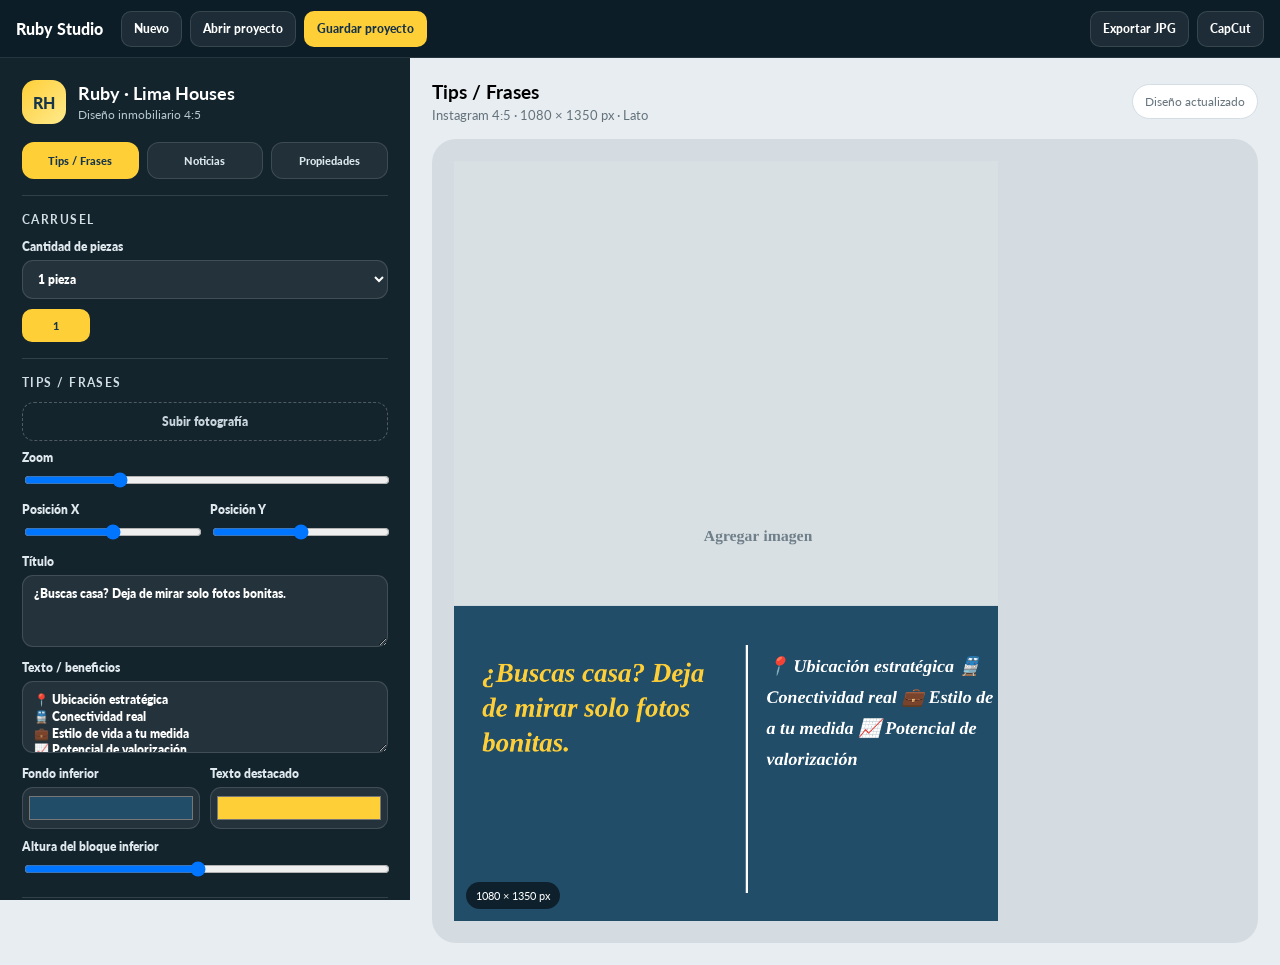
<file: clientes/ruby/original.html>
<!doctype html>
<html lang="es">
<head>
  <meta charset="utf-8">
  <meta name="viewport" content="width=device-width,initial-scale=1">
  <meta name="description" content="Ruby Studio - Diseñador de publicaciones inmobiliarias">
  <title>Ruby Studio | Lima Houses</title>
  <link rel="preconnect" href="https://fonts.googleapis.com">
  <link rel="preconnect" href="https://fonts.gstatic.com" crossorigin>
  <link href="https://fonts.googleapis.com/css2?family=Lato:ital,wght@0,400;0,700;0,900;1,700;1,900&display=swap" rel="stylesheet">
  <style>
    :root{
      --navy:#214d69;
      --navy-2:#12384f;
      --blue:#0d60d6;
      --yellow:#ffcf38;
      --panel:#14242d;
      --bg:#e8edf1;
      --line:rgba(255,255,255,.13);
      --muted:#b9c8d1;
      --danger:#e85f70;
    }
    *{box-sizing:border-box}
    html,body{margin:0;min-height:100%;font-family:Lato,Arial,sans-serif;background:var(--bg)}
    button,input,textarea,select{font:inherit}
    button{cursor:pointer}
    .topbar{
      position:fixed;top:0;left:0;right:0;height:58px;z-index:30;
      display:flex;align-items:center;justify-content:space-between;
      padding:0 16px;background:#0c1d27;color:#fff;border-bottom:1px solid rgba(255,255,255,.1)
    }
    .topbar-left,.topbar-right{display:flex;align-items:center;gap:8px}
    .top-title{font-weight:900;margin-right:10px}
    .topbtn{
      height:36px;border:1px solid rgba(255,255,255,.12);background:rgba(255,255,255,.07);
      color:#fff;border-radius:10px;padding:0 12px;font-size:12px;font-weight:900
    }
    .topbtn.primary{background:var(--yellow);color:#163248;border-color:transparent}
    .app{display:grid;grid-template-columns:410px minmax(0,1fr);min-height:100vh;padding-top:58px}
    .panel{
      background:var(--panel);color:#fff;padding:22px;overflow:auto;height:calc(100vh - 58px);position:sticky;top:58px
    }
    .brand{display:flex;align-items:center;gap:12px;margin-bottom:18px}
    .mark{width:44px;height:44px;border-radius:14px;background:linear-gradient(135deg,var(--yellow),#ffea8c);color:#17364a;display:grid;place-items:center;font-weight:900}
    .brand h1{margin:0;font-size:18px}.brand p{margin:3px 0 0;color:var(--muted);font-size:12px}
    .type-grid{display:grid;grid-template-columns:repeat(3,1fr);gap:8px}
    .type-btn{
      border:1px solid var(--line);background:rgba(255,255,255,.06);color:#dce7ec;
      border-radius:12px;padding:11px 6px;font-size:11px;font-weight:900
    }
    .type-btn.active{background:var(--yellow);color:#17364a;border-color:transparent}
    .section{border-top:1px solid var(--line);padding-top:16px;margin-top:16px}
    .section h2{font-size:12px;text-transform:uppercase;letter-spacing:.12em;color:#d2dfe5;margin:0 0 12px}
    .hidden{display:none!important}
    label{display:block;font-size:12px;font-weight:800;color:#dfe8ed;margin-bottom:10px}
    input,textarea,select{
      width:100%;margin-top:6px;border:1px solid var(--line);background:rgba(255,255,255,.07);
      color:#fff;border-radius:11px;padding:10px 11px;outline:none
    }
    select option{color:#111}
    textarea{resize:vertical;min-height:72px;line-height:1.4}
    input[type=color]{height:42px;padding:4px}
    input[type=range]{padding:0}
    .row{display:grid;grid-template-columns:1fr 1fr;gap:10px}
    .file{
      display:block;border:1px dashed rgba(255,255,255,.25);padding:11px;border-radius:12px;
      text-align:center;color:#c9d5dc;font-size:12px;cursor:pointer;margin-bottom:9px
    }
    .file input{display:none}
    .toolbar{display:grid;grid-template-columns:1fr 1fr;gap:10px;margin-top:16px}
    .btn{
      border:0;border-radius:12px;padding:12px 14px;font-weight:900;
      display:flex;align-items:center;justify-content:center;gap:8px
    }
    .btn-primary{background:var(--yellow);color:#17364a}
    .btn-light{background:#fff;color:#14242d}
    .btn-ghost{background:rgba(255,255,255,.08);color:#fff;border:1px solid var(--line)}
    .btn-danger{background:rgba(232,95,112,.13);color:#ffa1af;border:1px solid rgba(232,95,112,.25)}
    .small{font-size:11px;color:var(--muted);line-height:1.5}
    .tabs{display:grid;grid-template-columns:repeat(5,1fr);gap:7px}
    .tab{
      border:1px solid var(--line);background:rgba(255,255,255,.06);color:#dce7ec;
      border-radius:10px;padding:9px 4px;font-size:11px;font-weight:900
    }
    .tab.active{background:var(--yellow);color:#17364a;border-color:transparent}
    .tab.hidden{display:none}
    .workspace{padding:22px;overflow:auto}
    .workspace-head{
      max-width:1140px;margin:0 auto 16px;display:flex;justify-content:space-between;align-items:center;gap:14px
    }
    .workspace-head h2{margin:0;font-size:19px}.workspace-head p{margin:4px 0 0;color:#64727b;font-size:13px}
    .status{padding:9px 12px;background:#fff;border:1px solid #d4dde3;border-radius:999px;color:#66747d;font-size:12px}
    .stage{
      max-width:1140px;margin:auto;min-height:calc(100vh - 115px);display:grid;grid-template-columns:minmax(0,1fr) 220px;gap:18px;
      background:#d4dce1;border-radius:24px;padding:22px
    }
    .canvas-area{display:grid;place-items:center;overflow:auto}
    .canvas-shell{position:relative;background:#fff;box-shadow:0 28px 75px rgba(19,39,51,.23)}
    canvas{display:block}
    .hint{position:absolute;left:12px;bottom:12px;background:rgba(0,0,0,.58);color:#fff;padding:7px 10px;border-radius:999px;font-size:11px;pointer-events:none}
    .thumbs{display:grid;align-content:start;gap:12px}
    .thumb{background:#fff;border:2px solid transparent;border-radius:15px;padding:8px;cursor:pointer}
    .thumb.active{border-color:var(--blue)}
    .thumb canvas{width:100%;border-radius:9px}.thumb span{display:block;text-align:center;margin-top:6px;font-size:11px;font-weight:900;color:#68747c}
    @media(max-width:1080px){
      .app{grid-template-columns:1fr}.panel{position:relative;top:0;height:auto}.stage{grid-template-columns:1fr}.thumbs{grid-template-columns:repeat(5,1fr)}
    }
  </style>
</head>
<body>
<header class="topbar">
  <div class="topbar-left">
    <div class="top-title">Ruby Studio</div>
    <button class="topbtn" id="newBtn">Nuevo</button>
    <button class="topbtn" id="openBtn">Abrir proyecto</button>
    <button class="topbtn primary" id="saveBtn">Guardar proyecto</button>
    <input id="projectInput" type="file" accept=".ruby,.json" hidden>
  </div>
  <div class="topbar-right">
    <button class="topbtn" id="exportJpgTop">Exportar JPG</button>
    <button class="topbtn" id="exportLayersTop">CapCut</button>
  </div>
</header>

<div class="app">
<aside class="panel">
  <div class="brand">
    <div class="mark">RH</div>
    <div><h1>Ruby · Lima Houses</h1><p>Diseño inmobiliario 4:5</p></div>
  </div>

  <div class="type-grid">
    <button class="type-btn active" data-type="tip">Tips / Frases</button>
    <button class="type-btn" data-type="news">Noticias</button>
    <button class="type-btn" data-type="property">Propiedades</button>
  </div>

  <section class="section">
    <h2>Carrusel</h2>
    <label>Cantidad de piezas
      <select id="count">
        <option value="1">1 pieza</option><option value="2">2 piezas</option><option value="3">3 piezas</option><option value="4">4 piezas</option><option value="5">5 piezas</option>
      </select>
    </label>
    <div class="tabs">
      <button class="tab active" data-index="0">1</button>
      <button class="tab hidden" data-index="1">2</button>
      <button class="tab hidden" data-index="2">3</button>
      <button class="tab hidden" data-index="3">4</button>
      <button class="tab hidden" data-index="4">5</button>
    </div>
  </section>

  <div id="coverControls">
    <div id="tipControls" class="section">
      <h2>Tips / Frases</h2>
      <label class="file">Subir fotografía<input id="tipImageInput" type="file" accept="image/*"></label>
      <label>Zoom<input id="tipZoom" type="range" min="50" max="250" value="100"></label>
      <div class="row"><label>Posición X<input id="tipX" type="range" min="-100" max="100" value="0"></label><label>Posición Y<input id="tipY" type="range" min="-100" max="100" value="0"></label></div>
      <label>Título<textarea id="tipTitle">¿Buscas casa? Deja de mirar solo fotos bonitas.</textarea></label>
      <label>Texto / beneficios<textarea id="tipBody">📍 Ubicación estratégica
🚆 Conectividad real
💼 Estilo de vida a tu medida
📈 Potencial de valorización</textarea></label>
      <div class="row"><label>Fondo inferior<input id="tipBg" type="color" value="#214d69"></label><label>Texto destacado<input id="tipAccent" type="color" value="#ffcf38"></label></div>
      <label>Altura del bloque inferior<input id="tipPanelY" type="range" min="600" max="1000" value="790"></label>
    </div>

    <div id="newsControls" class="section hidden">
      <h2>Noticias</h2>
      <label class="file">Subir fotografía superior<input id="newsImageInput" type="file" accept="image/*"></label>
      <label>Zoom<input id="newsZoom" type="range" min="50" max="250" value="100"></label>
      <div class="row"><label>Posición X<input id="newsX" type="range" min="-100" max="100" value="0"></label><label>Posición Y<input id="newsY" type="range" min="-100" max="100" value="0"></label></div>
      <label>Titular<textarea id="newsTitle">Nueva oportunidad inmobiliaria en Lima Sur</textarea></label>
      <label>Contenido<textarea id="newsBody">Escribe aquí el resumen de la noticia. Puedes incluir datos, contexto y una conclusión clara para tus seguidores.</textarea></label>
      <div class="row"><label>Fondo inferior<input id="newsBg" type="color" value="#214d69"></label><label>Texto<input id="newsText" type="color" value="#ffffff"></label></div>
      <label>Altura de fotografía<input id="newsImageH" type="range" min="380" max="850" value="620"></label>
    </div>

    <div id="propertyControls" class="section hidden">
      <h2>Propiedades</h2>
      <label class="file">Subir fotografía principal<input id="propertyImageInput" type="file" accept="image/*"></label>
      <label>Zoom<input id="propertyZoom" type="range" min="50" max="250" value="100"></label>
      <div class="row"><label>Posición X<input id="propertyX" type="range" min="-100" max="100" value="0"></label><label>Posición Y<input id="propertyY" type="range" min="-100" max="100" value="0"></label></div>
      <div class="section" style="margin-top:12px">
        <h2>Título principal</h2>
        <label>Texto<textarea id="propertyTitle1">¿Buscas la sede central</textarea></label>
        <div class="row">
          <label>Color<input id="propertyTitleColor1" type="color" value="#ffffff"></label>
          <label>Tamaño<input id="propertyTitleSize1" type="range" min="24" max="90" value="49"></label>
        </div>
        <label>Ubicación rápida
          <select id="propertyTitlePreset1">
            <option value="top">Arriba</option>
            <option value="center">Centro</option>
            <option value="bottom" selected>Abajo</option>
            <option value="custom">Personalizado</option>
          </select>
        </label>
        <div class="row">
          <label>Posición X<input id="propertyTitleX1" type="range" min="0" max="1080" value="80"></label>
          <label>Posición Y<input id="propertyTitleY1" type="range" min="0" max="1350" value="1030"></label>
        </div>
        <label>Ancho del bloque<input id="propertyTitleW1" type="range" min="200" max="1000" value="900"></label>
        <label>Alineación
          <select id="propertyTitleAlign1">
            <option value="left">Izquierda</option>
            <option value="center" selected>Centro</option>
            <option value="right">Derecha</option>
          </select>
        </label>
      </div>

      <div class="section" style="margin-top:12px">
        <h2>Segunda línea</h2>
        <label>Texto<textarea id="propertyTitle2">PARA TU NEGOCIO EN SJM?</textarea></label>
        <div class="row">
          <label>Color<input id="propertyTitleColor2" type="color" value="#ffcf38"></label>
          <label>Tamaño<input id="propertyTitleSize2" type="range" min="24" max="90" value="49"></label>
        </div>
        <label>Ubicación rápida
          <select id="propertyTitlePreset2">
            <option value="top">Arriba</option>
            <option value="center">Centro</option>
            <option value="bottom" selected>Abajo</option>
            <option value="custom">Personalizado</option>
          </select>
        </label>
        <div class="row">
          <label>Posición X<input id="propertyTitleX2" type="range" min="0" max="1080" value="80"></label>
          <label>Posición Y<input id="propertyTitleY2" type="range" min="0" max="1350" value="1095"></label>
        </div>
        <label>Ancho del bloque<input id="propertyTitleW2" type="range" min="200" max="1000" value="900"></label>
        <label>Alineación
          <select id="propertyTitleAlign2">
            <option value="left">Izquierda</option>
            <option value="center" selected>Centro</option>
            <option value="right">Derecha</option>
          </select>
        </label>
      </div>

      <div class="section" style="margin-top:12px">
        <h2>Etiqueta</h2>
        <label>Texto<input id="propertyLabel" value="ALQUILER"></label>
        <div class="row">
          <label>Color de fondo<input id="propertyLabelBg" type="color" value="#0d60d6"></label>
          <label>Color de texto<input id="propertyLabelColor" type="color" value="#ffffff"></label>
        </div>
        <div class="row">
          <label>Posición X<input id="propertyLabelX" type="range" min="0" max="1080" value="140"></label>
          <label>Posición Y<input id="propertyLabelY" type="range" min="0" max="1350" value="1170"></label>
        </div>
        <div class="row">
          <label>Tamaño de texto<input id="propertyLabelSize" type="range" min="18" max="60" value="29"></label>
          <label>Alto<input id="propertyLabelH" type="range" min="48" max="120" value="74"></label>
        </div>
        <label>Redondeado<input id="propertyLabelRadius" type="range" min="0" max="60" value="36"></label>
      </div>

      <div class="section" style="margin-top:12px">
        <h2>Precio</h2>
        <label>Texto<input id="propertyPrice" value="USD 8,500"></label>
        <div class="row">
          <label>Color<input id="propertyPriceColor" type="color" value="#ffffff"></label>
          <label>Tamaño<input id="propertyPriceSize" type="range" min="22" max="70" value="33"></label>
        </div>
        <div class="row">
          <label>Posición X<input id="propertyPriceX" type="range" min="0" max="1080" value="540"></label>
          <label>Posición Y<input id="propertyPriceY" type="range" min="0" max="1350" value="1222"></label>
        </div>
        <label>Alineación
          <select id="propertyPriceAlign">
            <option value="left">Izquierda</option>
            <option value="center" selected>Centro</option>
            <option value="right">Derecha</option>
          </select>
        </label>
      </div>

      <div class="section" style="margin-top:12px">
        <h2>Degradado</h2>
        <div class="row">
          <label>Color inicial<input id="propertyGradientStart" type="color" value="#04203b"></label>
          <label>Color final<input id="propertyGradientEnd" type="color" value="#042457"></label>
        </div>
        <div class="row">
          <label>Inicio vertical<input id="propertyGradientY" type="range" min="0" max="1200" value="580"></label>
          <label>Intensidad<input id="propertyGradientOpacity" type="range" min="0" max="100" value="58"></label>
        </div>
        <label>Dirección
          <select id="propertyGradientDirection">
            <option value="vertical" selected>Vertical</option>
            <option value="diagonal-left">Diagonal izquierda</option>
            <option value="diagonal-right">Diagonal derecha</option>
          </select>
        </label>
      </div>
    </div>
  </div>

  <div id="secondaryControls" class="section hidden">
    <h2>Imagen secundaria</h2>
    <p class="small">Las páginas 2 a 5 solo contienen una fotografía.</p>
    <label class="file">Subir imagen<input id="secondaryImageInput" type="file" accept="image/*"></label>
    <label>Zoom<input id="secondaryZoom" type="range" min="50" max="250" value="100"></label>
    <div class="row"><label>Posición X<input id="secondaryX" type="range" min="-100" max="100" value="0"></label><label>Posición Y<input id="secondaryY" type="range" min="-100" max="100" value="0"></label></div>
  </div>

  <section class="section">
    <h2>Exportación</h2>
    <div class="toolbar">
      <button class="btn btn-primary" id="jpgBtn">JPG actual</button>
      <button class="btn btn-light" id="carouselBtn">Carrusel JPG</button>
      <button class="btn btn-ghost" id="layersBtn">Capas CapCut</button>
      <button class="btn btn-danger" id="resetBtn">Restablecer</button>
    </div>
  </section>
</aside>

<main class="workspace">
  <div class="workspace-head">
    <div><h2 id="workspaceTitle">Tips / Frases</h2><p>Instagram 4:5 · 1080 × 1350 px · Lato</p></div>
    <div class="status" id="status">Diseño actualizado</div>
  </div>
  <div class="stage">
    <div class="canvas-area"><div class="canvas-shell" id="shell"><canvas id="canvas" width="1080" height="1350"></canvas><div class="hint">1080 × 1350 px</div></div></div>
    <div class="thumbs">
      <div class="thumb active" data-index="0"><canvas width="216" height="270"></canvas><span>Carátula</span></div>
      <div class="thumb hidden" data-index="1"><canvas width="216" height="270"></canvas><span>Imagen 2</span></div>
      <div class="thumb hidden" data-index="2"><canvas width="216" height="270"></canvas><span>Imagen 3</span></div>
      <div class="thumb hidden" data-index="3"><canvas width="216" height="270"></canvas><span>Imagen 4</span></div>
      <div class="thumb hidden" data-index="4"><canvas width="216" height="270"></canvas><span>Imagen 5</span></div>
    </div>
  </div>
</main>
</div>

<script>
const W=1080,H=1350,canvas=document.getElementById('canvas'),ctx=canvas.getContext('2d'),shell=document.getElementById('shell');
const blankSecondary=()=>({image:null,zoom:100,x:0,y:0});
const state={
  type:'tip',count:1,current:0,
  tip:{image:null,zoom:100,x:0,y:0,title:'¿Buscas casa? Deja de mirar solo fotos bonitas.',body:'📍 Ubicación estratégica\n🚆 Conectividad real\n💼 Estilo de vida a tu medida\n📈 Potencial de valorización',bg:'#214d69',accent:'#ffcf38',panelY:790},
  news:{image:null,zoom:100,x:0,y:0,title:'Nueva oportunidad inmobiliaria en Lima Sur',body:'Escribe aquí el resumen de la noticia. Puedes incluir datos, contexto y una conclusión clara para tus seguidores.',bg:'#214d69',text:'#ffffff',imageH:620},
  property:{image:null,zoom:100,x:0,y:0,
title1:'¿Buscas la sede central',title2:'PARA TU NEGOCIO EN SJM?',
titleColor1:'#ffffff',titleColor2:'#ffcf38',
titleSize1:49,titleSize2:49,titleX1:90,titleY1:1000,titleW1:900,titleAlign1:'center',titlePreset1:'bottom',
titleX2:90,titleY2:1070,titleW2:900,titleAlign2:'center',titlePreset2:'bottom',
label:'ALQUILER',labelBg:'#0d60d6',labelColor:'#ffffff',labelX:140,labelY:1170,labelSize:29,labelH:74,labelRadius:36,
price:'USD 8,500',priceColor:'#ffffff',priceSize:33,priceX:540,priceY:1222,priceAlign:'center',
gradientStart:'#04203b',gradientEnd:'#042457',gradientY:580,gradientOpacity:58,gradientDirection:'vertical'},
  secondary:[blankSecondary(),blankSecondary(),blankSecondary(),blankSecondary()]
};

function rr(c,x,y,w,h,r){c.beginPath();c.roundRect(x,y,w,h,r)}
function cover(c,img,x,y,w,h,zoom=100,px=0,py=0){
  c.save();rr(c,x,y,w,h,0);c.clip();
  if(!img){c.fillStyle='#d9e0e4';c.fillRect(x,y,w,h);c.fillStyle='#70808a';c.font='700 28px Lato';c.textAlign='center';c.fillText('Agregar imagen',x+w/2,y+h/2);c.textAlign='left';c.restore();return}
  const ratio=Math.max(w/img.width,h/img.height)*(zoom/100),dw=img.width*ratio,dh=img.height*ratio;
  c.drawImage(img,x+(w-dw)/2+(px/100)*w*.5,y+(h-dh)/2+(py/100)*h*.5,dw,dh);c.restore()
}
function wrap(c,text,x,y,maxW,lineH,maxLines,align='left'){
  const words=String(text||'').split(/\s+/);let line='',lines=[];
  for(const word of words){const t=line?line+' '+word:word;if(c.measureText(t).width>maxW&&line){lines.push(line);line=word}else line=t}
  if(line)lines.push(line);lines=lines.slice(0,maxLines);
  c.textAlign=align;const tx=align==='center'?x+maxW/2:align==='right'?x+maxW:x;
  lines.forEach((l,i)=>c.fillText(l,tx,y+i*lineH));c.textAlign='left'
}
function drawTip(c,layer='all'){
  const s=state.tip;
  if(layer==='all'||layer==='photo')cover(c,s.image,0,0,W,H,s.zoom,s.x,s.y);
  if(layer==='all'||layer==='panel'){c.fillStyle=s.bg;c.fillRect(0,s.panelY,W,H-s.panelY);c.strokeStyle='#fff';c.lineWidth=4;c.beginPath();c.moveTo(520,s.panelY+70);c.lineTo(520,H-50);c.stroke()}
  if(layer==='all'||layer==='title'){c.fillStyle=s.accent;c.font='italic 900 48px Lato';wrap(c,s.title,50,s.panelY+135,410,62,4)}
  if(layer==='all'||layer==='body'){c.fillStyle='#fff';c.font='italic 700 32px Lato';wrap(c,s.body,555,s.panelY+118,470,55,6)}
}
function drawNews(c,layer='all'){
  const s=state.news,ih=s.imageH;
  if(layer==='all'||layer==='photo')cover(c,s.image,0,0,W,ih,s.zoom,s.x,s.y);
  if(layer==='all'||layer==='panel'){c.fillStyle=s.bg;c.fillRect(0,ih,W,H-ih)}
  if(layer==='all'||layer==='title'){c.fillStyle=s.text;c.font='900 48px Lato';wrap(c,s.title,65,ih+105,950,60,4)}
  if(layer==='all'||layer==='body'){c.fillStyle=s.text;c.font='400 29px Lato';wrap(c,s.body,65,ih+355,950,43,11)}
}

function applyPropertyTitlePreset(which,preset){
  const s=state.property;
  const isFirst=which===1;
  const size=isFirst?s.titleSize1:s.titleSize2;
  const w=isFirst?s.titleW1:s.titleW2;
  let x=(W-w)/2;
  let y=1030;

  if(preset==='top') y=isFirst?120:200;
  if(preset==='center') y=isFirst?560:640;
  if(preset==='bottom') y=isFirst?1030:1095;
  if(preset==='custom') return;

  if(isFirst){s.titleX1=x;s.titleY1=y}
  else{s.titleX2=x;s.titleY2=y}
}

function drawPropertyTitleBlock(c,text,x,y,w,size,color,align,maxLines=3){
  c.fillStyle=color;
  c.font=`900 ${size}px Lato`;
  wrap(c,text,x,y,w,size*1.25,maxLines,align);
}


function safeNumber(value,fallback){
  const n=Number(value);
  return Number.isFinite(n)?n:fallback;
}
function safeText(value,fallback=''){
  return value===undefined||value===null?fallback:String(value);
}
function hexRgba(hex,alpha){
  const h=(hex||'#000000').replace('#','');
  const r=parseInt(h.slice(0,2),16)||0;
  const g=parseInt(h.slice(2,4),16)||0;
  const b=parseInt(h.slice(4,6),16)||0;
  return `rgba(${r},${g},${b},${alpha})`;
}
function gradientForProperty(c,s){
  const y=safeNumber(s.gradientY,580);
  const opacity=safeNumber(s.gradientOpacity,58)/100;
  let g;
  if(s.gradientDirection==='diagonal-left') g=c.createLinearGradient(W,y,0,H);
  else if(s.gradientDirection==='diagonal-right') g=c.createLinearGradient(0,y,W,H);
  else g=c.createLinearGradient(0,y,0,H);
  g.addColorStop(0,hexRgba(s.gradientStart||'#04203b',0));
  g.addColorStop(1,hexRgba(s.gradientEnd||'#042457',opacity));
  return g;
}
function drawLabel(c,s){
  const text=safeText(s.label,'ALQUILER');
  const size=safeNumber(s.labelSize,29);
  const h=safeNumber(s.labelH,74);
  const x=safeNumber(s.labelX,140);
  const y=safeNumber(s.labelY,1170);
  c.font=`900 ${size}px Lato`;
  const width=Math.max(180,c.measureText(text).width+58);
  c.fillStyle=s.labelBg||'#0d60d6';
  rr(c,x,y,width,h,safeNumber(s.labelRadius,36));
  c.fill();
  c.fillStyle=s.labelColor||'#ffffff';
  c.textAlign='center';
  c.textBaseline='middle';
  c.fillText(text,x+width/2,y+h/2+1);
  c.textAlign='left';
  c.textBaseline='alphabetic';
}
function drawPrice(c,s){
  const text=safeText(s.price,'USD 8,500');
  const x=safeNumber(s.priceX,540);
  const y=safeNumber(s.priceY,1222);
  const align=s.priceAlign||'center';
  c.fillStyle=s.priceColor||'#ffffff';
  c.font=`900 ${safeNumber(s.priceSize,33)}px Lato`;
  c.textAlign=align;
  c.fillText(text,x,y);
  c.textAlign='left';
}

function drawProperty(c,layer='all'){
  const s=state.property;

  if(layer==='all'||layer==='photo'){
    cover(c,s.image,0,0,W,H,safeNumber(s.zoom,100),safeNumber(s.x,0),safeNumber(s.y,0));
    c.fillStyle=gradientForProperty(c,s);
    c.fillRect(0,0,W,H);
  }

  if(layer==='all'||layer==='title1'){
    drawPropertyTitleBlock(
      c,
      safeText(s.title1,'¿Buscas la sede central'),
      safeNumber(s.titleX1,90),
      safeNumber(s.titleY1,1000),
      safeNumber(s.titleW1,900),
      safeNumber(s.titleSize1,49),
      s.titleColor1||'#ffffff',
      s.titleAlign1||'center',
      3
    );
  }

  if(layer==='all'||layer==='title2'){
    drawPropertyTitleBlock(
      c,
      safeText(s.title2,'PARA TU NEGOCIO EN SJM?'),
      safeNumber(s.titleX2,90),
      safeNumber(s.titleY2,1070),
      safeNumber(s.titleW2,900),
      safeNumber(s.titleSize2,49),
      s.titleColor2||'#ffcf38',
      s.titleAlign2||'center',
      3
    );
  }

  if(layer==='all'||layer==='label') drawLabel(c,s);
  if(layer==='all'||layer==='price') drawPrice(c,s);
}
function drawSecondary(c,index){const s=state.secondary[index-1];cover(c,s.image,0,0,W,H,s.zoom,s.x,s.y)}
function compose(target,index=state.current,layer='all'){
  const c=target.getContext('2d');c.clearRect(0,0,W,H);
  if(index>0){drawSecondary(c,index);return}
  if(state.type==='tip')drawTip(c,layer);
  if(state.type==='news')drawNews(c,layer);
  if(state.type==='property')drawProperty(c,layer)
}
function render(){compose(canvas);renderThumbs();fit();saveLocal()}
function renderThumbs(){document.querySelectorAll('.thumb canvas').forEach((tc,i)=>{const b=document.createElement('canvas');b.width=W;b.height=H;compose(b,i);const t=tc.getContext('2d');t.clearRect(0,0,216,270);t.drawImage(b,0,0,216,270)})}
function fit(){const maxW=Math.min(700,innerWidth>1080?700:innerWidth-30),maxH=760,sc=Math.min(maxW/W,maxH/H,1);shell.style.width=W*sc+'px';shell.style.height=H*sc+'px';canvas.style.width=W*sc+'px';canvas.style.height=H*sc+'px'}
function updateUI(){
  document.querySelectorAll('.type-btn').forEach(b=>b.classList.toggle('active',b.dataset.type===state.type));
  tipControls.classList.toggle('hidden',state.type!=='tip');newsControls.classList.toggle('hidden',state.type!=='news');propertyControls.classList.toggle('hidden',state.type!=='property');
  coverControls.classList.toggle('hidden',state.current>0);secondaryControls.classList.toggle('hidden',state.current===0);
  document.querySelectorAll('.tab,.thumb').forEach((el,i)=>{el.classList.toggle('hidden',i>=state.count);el.classList.toggle('active',i===state.current)});
  count.value=state.count;workspaceTitle.textContent=state.type==='tip'?'Tips / Frases':state.type==='news'?'Noticias':'Propiedades';
  if(state.current===0){
    tipZoom.value=state.tip.zoom;tipX.value=state.tip.x;tipY.value=state.tip.y;tipTitle.value=state.tip.title;tipBody.value=state.tip.body;tipBg.value=state.tip.bg;tipAccent.value=state.tip.accent;tipPanelY.value=state.tip.panelY;
    newsZoom.value=state.news.zoom;newsX.value=state.news.x;newsY.value=state.news.y;newsTitle.value=state.news.title;newsBody.value=state.news.body;newsBg.value=state.news.bg;newsText.value=state.news.text;newsImageH.value=state.news.imageH;
    propertyZoom.value=state.property.zoom;propertyX.value=state.property.x;propertyY.value=state.property.y;propertyTitle1.value=state.property.title1;propertyTitle2.value=state.property.title2;
    propertyTitleColor1.value=state.property.titleColor1;propertyTitleColor2.value=state.property.titleColor2;
    propertyTitleSize1.value=state.property.titleSize1;propertyTitleSize2.value=state.property.titleSize2;
    propertyTitleX1.value=state.property.titleX1;propertyTitleY1.value=state.property.titleY1;propertyTitleW1.value=state.property.titleW1;propertyTitleAlign1.value=state.property.titleAlign1;propertyTitlePreset1.value=state.property.titlePreset1;
    propertyTitleX2.value=state.property.titleX2;propertyTitleY2.value=state.property.titleY2;propertyTitleW2.value=state.property.titleW2;propertyTitleAlign2.value=state.property.titleAlign2;propertyTitlePreset2.value=state.property.titlePreset2;
    propertyLabel.value=state.property.label||'ALQUILER';
    propertyLabelBg.value=state.property.labelBg||'#0d60d6';
    propertyLabelColor.value=state.property.labelColor||'#ffffff';
    propertyLabelX.value=safeNumber(state.property.labelX,140);
    propertyLabelY.value=safeNumber(state.property.labelY,1170);
    propertyLabelSize.value=safeNumber(state.property.labelSize,29);
    propertyLabelH.value=safeNumber(state.property.labelH,74);
    propertyLabelRadius.value=safeNumber(state.property.labelRadius,36);
    propertyPrice.value=state.property.price||'USD 8,500';
    propertyPriceColor.value=state.property.priceColor||'#ffffff';
    propertyPriceSize.value=safeNumber(state.property.priceSize,33);
    propertyPriceX.value=safeNumber(state.property.priceX,540);
    propertyPriceY.value=safeNumber(state.property.priceY,1222);
    propertyPriceAlign.value=state.property.priceAlign||'center';
    propertyGradientStart.value=state.property.gradientStart||'#04203b';
    propertyGradientEnd.value=state.property.gradientEnd||'#042457';
    propertyGradientY.value=safeNumber(state.property.gradientY,580);
    propertyGradientOpacity.value=safeNumber(state.property.gradientOpacity,58);
    propertyGradientDirection.value=state.property.gradientDirection||'vertical'
  }else{
    const s=state.secondary[state.current-1];secondaryZoom.value=s.zoom;secondaryX.value=s.x;secondaryY.value=s.y
  }
}
function flash(t){status.textContent=t;setTimeout(()=>status.textContent='Diseño actualizado',1400)}
function bind(id,fn){document.getElementById(id).oninput=e=>{fn(e.target.value);render()}}
function loadImage(input,cb){const f=input.files[0];if(!f)return;const r=new FileReader();r.onload=e=>{const im=new Image();im.onload=()=>{cb(im);render()};im.src=e.target.result};r.readAsDataURL(f)}

document.querySelectorAll('.type-btn').forEach(b=>b.onclick=()=>{state.type=b.dataset.type;updateUI();render()});
count.onchange=e=>{state.count=+e.target.value;if(state.current>=state.count)state.current=state.count-1;updateUI();render()};
document.querySelectorAll('.tab,.thumb').forEach(el=>el.onclick=()=>{state.current=+el.dataset.index;updateUI();render()});

tipImageInput.onchange=e=>loadImage(e.target,im=>state.tip.image=im);
newsImageInput.onchange=e=>loadImage(e.target,im=>state.news.image=im);
propertyImageInput.onchange=e=>loadImage(e.target,im=>state.property.image=im);
secondaryImageInput.onchange=e=>loadImage(e.target,im=>state.secondary[state.current-1].image=im);

bind('tipZoom',v=>state.tip.zoom=+v);bind('tipX',v=>state.tip.x=+v);bind('tipY',v=>state.tip.y=+v);bind('tipTitle',v=>state.tip.title=v);bind('tipBody',v=>state.tip.body=v);bind('tipBg',v=>state.tip.bg=v);bind('tipAccent',v=>state.tip.accent=v);bind('tipPanelY',v=>state.tip.panelY=+v);
bind('newsZoom',v=>state.news.zoom=+v);bind('newsX',v=>state.news.x=+v);bind('newsY',v=>state.news.y=+v);bind('newsTitle',v=>state.news.title=v);bind('newsBody',v=>state.news.body=v);bind('newsBg',v=>state.news.bg=v);bind('newsText',v=>state.news.text=v);bind('newsImageH',v=>state.news.imageH=+v);
bind('propertyZoom',v=>state.property.zoom=+v);bind('propertyX',v=>state.property.x=+v);bind('propertyY',v=>state.property.y=+v);bind('propertyTitle1',v=>state.property.title1=v);bind('propertyTitle2',v=>state.property.title2=v);
bind('propertyTitleColor1',v=>state.property.titleColor1=v);bind('propertyTitleColor2',v=>state.property.titleColor2=v);
bind('propertyTitleSize1',v=>state.property.titleSize1=+v);bind('propertyTitleSize2',v=>state.property.titleSize2=+v);
bind('propertyTitleX1',v=>{state.property.titleX1=+v;state.property.titlePreset1='custom';propertyTitlePreset1.value='custom'});
bind('propertyTitleY1',v=>{state.property.titleY1=+v;state.property.titlePreset1='custom';propertyTitlePreset1.value='custom'});
bind('propertyTitleW1',v=>{state.property.titleW1=+v;state.property.titlePreset1='custom';propertyTitlePreset1.value='custom'});
bind('propertyTitleAlign1',v=>state.property.titleAlign1=v);
bind('propertyTitleX2',v=>{state.property.titleX2=+v;state.property.titlePreset2='custom';propertyTitlePreset2.value='custom'});
bind('propertyTitleY2',v=>{state.property.titleY2=+v;state.property.titlePreset2='custom';propertyTitlePreset2.value='custom'});
bind('propertyTitleW2',v=>{state.property.titleW2=+v;state.property.titlePreset2='custom';propertyTitlePreset2.value='custom'});
bind('propertyTitleAlign2',v=>state.property.titleAlign2=v);
bind('propertyLabel',v=>state.property.label=v);
bind('propertyLabelBg',v=>state.property.labelBg=v);
bind('propertyLabelColor',v=>state.property.labelColor=v);
bind('propertyLabelX',v=>state.property.labelX=+v);
bind('propertyLabelY',v=>state.property.labelY=+v);
bind('propertyLabelSize',v=>state.property.labelSize=+v);
bind('propertyLabelH',v=>state.property.labelH=+v);
bind('propertyLabelRadius',v=>state.property.labelRadius=+v);
bind('propertyPrice',v=>state.property.price=v);
bind('propertyPriceColor',v=>state.property.priceColor=v);
bind('propertyPriceSize',v=>state.property.priceSize=+v);
bind('propertyPriceX',v=>state.property.priceX=+v);
bind('propertyPriceY',v=>state.property.priceY=+v);
bind('propertyPriceAlign',v=>state.property.priceAlign=v);
bind('propertyGradientStart',v=>state.property.gradientStart=v);
bind('propertyGradientEnd',v=>state.property.gradientEnd=v);
bind('propertyGradientY',v=>state.property.gradientY=+v);
bind('propertyGradientOpacity',v=>state.property.gradientOpacity=+v);
bind('propertyGradientDirection',v=>state.property.gradientDirection=v);

propertyTitlePreset1.onchange=e=>{
  state.property.titlePreset1=e.target.value;
  applyPropertyTitlePreset(1,e.target.value);
  updateUI();render();
};
propertyTitlePreset2.onchange=e=>{
  state.property.titlePreset2=e.target.value;
  applyPropertyTitlePreset(2,e.target.value);
  updateUI();render();
};

bind('secondaryZoom',v=>state.secondary[state.current-1].zoom=+v);bind('secondaryX',v=>state.secondary[state.current-1].x=+v);bind('secondaryY',v=>state.secondary[state.current-1].y=+v);

function safeName(){return `ruby-${state.type}-${state.current+1}`}
function downloadCanvas(c,name,type='image/jpeg'){const a=document.createElement('a');a.download=name;a.href=c.toDataURL(type,1);a.click()}
jpgBtn.onclick=()=>{const o=document.createElement('canvas');o.width=W;o.height=H;compose(o,state.current);downloadCanvas(o,`${safeName()}.jpg`)};
carouselBtn.onclick=async()=>{for(let i=0;i<state.count;i++){const o=document.createElement('canvas');o.width=W;o.height=H;compose(o,i);downloadCanvas(o,`${String(i+1).padStart(2,'0')}-ruby-${state.type}.jpg`);await new Promise(r=>setTimeout(r,250))}};
layersBtn.onclick=async()=>{
  if(state.current>0)return alert('Las páginas 2 a 5 son imágenes simples y no se exportan por capas.');
  const layers=state.type==='tip'?['photo','panel','title','body']:state.type==='news'?['photo','panel','title','body']:['photo','title1','title2','label','price'];
  for(const layer of layers){const o=document.createElement('canvas');o.width=W;o.height=H;compose(o,0,layer);downloadCanvas(o,`ruby-${state.type}-${layer}.png`,'image/png');await new Promise(r=>setTimeout(r,220))}
};
function imgData(img){if(!img)return null;const c=document.createElement('canvas');c.width=img.width;c.height=img.height;c.getContext('2d').drawImage(img,0,0);return c.toDataURL('image/png')}
function fromData(d){return new Promise(res=>{if(!d)return res(null);const im=new Image();im.onload=()=>res(im);im.src=d})}
async function projectState(){return{version:1,type:state.type,count:state.count,current:state.current,tip:{...state.tip,image:imgData(state.tip.image)},news:{...state.news,image:imgData(state.news.image)},property:{...state.property,image:imgData(state.property.image)},secondary:state.secondary.map(s=>({...s,image:imgData(s.image)}))}}
async function restoreProject(p){state.type=p.type||'tip';state.count=p.count||1;state.current=Math.min(p.current||0,state.count-1);state.tip={...state.tip,...p.tip,image:await fromData(p.tip?.image)};state.news={...state.news,...p.news,image:await fromData(p.news?.image)};state.property={...state.property,...p.property,image:await fromData(p.property?.image)};
  if(p.property?.button && !p.property?.labelBg) state.property.labelBg=p.property.button;
  if(p.property?.overlay!==undefined && p.property?.gradientOpacity===undefined) state.property.gradientOpacity=Math.min(100,Number(p.property.overlay)+20);state.secondary=[];for(const s of p.secondary||[])state.secondary.push({...blankSecondary(),...s,image:await fromData(s.image)});while(state.secondary.length<4)state.secondary.push(blankSecondary());updateUI();render();flash('Proyecto abierto')}
saveBtn.onclick=async()=>{const blob=new Blob([JSON.stringify(await projectState())],{type:'application/json'});const a=document.createElement('a');a.download=`ruby-${state.type}.ruby`;a.href=URL.createObjectURL(blob);a.click();setTimeout(()=>URL.revokeObjectURL(a.href),1000)};
openBtn.onclick=()=>projectInput.click();projectInput.onchange=async e=>{try{await restoreProject(JSON.parse(await e.target.files[0].text()))}catch(err){alert('No se pudo abrir el proyecto.')}e.target.value=''};
newBtn.onclick=resetBtn.onclick=()=>{if(confirm('¿Crear un proyecto nuevo?')){localStorage.removeItem('rubyStudio');location.reload()}};
exportJpgTop.onclick=()=>jpgBtn.click();exportLayersTop.onclick=()=>layersBtn.click();
function saveLocal(){const clean={type:state.type,count:state.count,current:state.current,tip:{...state.tip,image:null},news:{...state.news,image:null},property:{...state.property,image:null},secondary:state.secondary.map(s=>({...s,image:null}))};localStorage.setItem('rubyStudio',JSON.stringify(clean))}
function loadLocal(){const s=JSON.parse(localStorage.getItem('rubyStudio')||'null');if(!s)return;Object.assign(state,s);state.tip={...state.tip,...s.tip,image:null};state.news={...state.news,...s.news,image:null};state.property={...state.property,...s.property,image:null};
  if(s.property?.button && !s.property?.labelBg) state.property.labelBg=s.property.button;
  if(s.property?.overlay!==undefined && s.property?.gradientOpacity===undefined) state.property.gradientOpacity=Math.min(100,Number(s.property.overlay)+20);state.secondary=(s.secondary||[]).map(x=>({...blankSecondary(),...x,image:null}));while(state.secondary.length<4)state.secondary.push(blankSecondary())}
window.addEventListener('resize',fit);loadLocal();updateUI();render();
</script>
</body>
</html>
</file>
<file: css/editor-v35.css>
:root{--bg:#111317;--panel:#171a20;--panel2:#20242c;--line:#303641;--text:#eef2f7;--muted:#98a1ad;--accent:#6f8cff;--danger:#ff6978;--canvas:#2a2e36}
*{box-sizing:border-box}html,body{margin:0;height:100%;overflow:hidden;font-family:Inter,Arial,sans-serif;background:var(--bg);color:var(--text)}button,input,textarea,select{font:inherit}button{cursor:pointer}.hidden{display:none!important}
#home{height:100%;overflow:auto;background:radial-gradient(circle at 20% 10%,rgba(111,140,255,.15),transparent 28%),#0f1115;padding:54px 24px}
.home-wrap{max-width:1080px;margin:auto}.home-kicker{color:#8ea3ff;font-size:12px;font-weight:800;letter-spacing:.18em;text-transform:uppercase}.home-title{font-size:42px;line-height:1.06;margin:12px 0 10px}.home-sub{color:#aeb6c2;max-width:670px;line-height:1.6;margin:0 0 30px}.client-grid{display:grid;grid-template-columns:repeat(3,1fr);gap:18px}.client-card{border:1px solid #2c313b;background:#171a20;border-radius:22px;padding:24px;text-align:left;color:#fff;transition:.2s;min-height:230px;display:flex;flex-direction:column}.client-card:hover{transform:translateY(-4px);border-color:#596373;background:#1c2027}.client-logo{height:74px;display:flex;align-items:center;margin-bottom:28px}.client-logo img{max-height:66px;max-width:210px;object-fit:contain}.wordmark{font-weight:900;font-size:24px;letter-spacing:-.03em}.wordmark small{display:block;font-size:11px;letter-spacing:.18em;margin-top:5px}.client-card h2{font-size:20px;margin:0 0 7px}.client-card p{color:#9da6b2;font-size:13px;line-height:1.5;margin:0}.open-label{margin-top:auto;padding-top:24px;font-size:12px;font-weight:800;color:#b9c7ff}
#studio{height:100%;display:grid;grid-template-rows:54px 1fr}.topbar{display:flex;align-items:center;justify-content:space-between;padding:0 12px;border-bottom:1px solid var(--line);background:#14171c}.top-left,.top-right{display:flex;align-items:center;gap:7px}.brand-title{font-weight:800;margin:0 10px 0 4px}.topbtn{height:34px;border:1px solid var(--line);background:#20242b;color:#e8edf4;border-radius:8px;padding:0 11px;font-size:12px;font-weight:700}.topbtn:hover{background:#292e37}.topbtn.primary{background:var(--accent);border-color:transparent;color:white}.topbtn.icon{width:34px;padding:0}.divider{width:1px;height:23px;background:var(--line);margin:0 3px}
.editor{min-height:0;display:grid;grid-template-columns:245px minmax(0,1fr) 285px}.left,.right{background:var(--panel);min-height:0;overflow:auto}.left{border-right:1px solid var(--line)}.right{border-left:1px solid var(--line)}.pane-head{height:43px;display:flex;align-items:center;justify-content:space-between;padding:0 12px;border-bottom:1px solid var(--line);font-size:12px;font-weight:800}.smallbtn{border:1px solid var(--line);background:#232832;color:#dbe2ea;border-radius:7px;height:27px;padding:0 8px;font-size:11px;font-weight:700}.template-list{padding:10px;display:grid;gap:8px;border-bottom:1px solid var(--line)}.template-card{padding:11px;border-radius:10px;border:1px solid var(--line);background:#1e2229;color:#e9edf3;text-align:left}.template-card b{display:block;font-size:12px}.template-card span{display:block;color:#909aa6;font-size:10px;margin-top:3px}.template-card:hover{border-color:#697687}.assets{padding:10px;display:grid;grid-template-columns:repeat(2,1fr);gap:7px;border-bottom:1px solid var(--line)}.asset-btn{height:62px;border:1px solid var(--line);background:#1d2128;color:#cdd5de;border-radius:10px;font-size:11px;font-weight:700}.asset-btn:hover{background:#262b34}.layers{padding:8px}.layer-row{display:grid;grid-template-columns:25px 1fr 25px;align-items:center;gap:6px;border:1px solid transparent;border-radius:8px;padding:7px 6px;margin-bottom:4px;font-size:11px;color:#cbd3dc}.layer-row:hover{background:#20242b}.layer-row.active{background:#26314a;border-color:#46629f;color:#fff}.layer-name{overflow:hidden;text-overflow:ellipsis;white-space:nowrap}.eye,.lock{border:0;background:transparent;color:#9ba5b1;padding:0}.workspace{min-width:0;min-height:0;display:grid;grid-template-rows:42px 1fr 72px;background:#252932}.canvasbar{display:flex;align-items:center;justify-content:center;gap:8px;border-bottom:1px solid #343943;background:#20242b}.canvasbar button,.canvasbar select{height:28px;border:1px solid #3a404b;background:#282d36;color:#dbe2ea;border-radius:7px;font-size:11px;padding:0 8px}.canvaswrap{position:relative;overflow:auto;display:grid;place-items:center;padding:40px;background-color:#262a31;background-image:linear-gradient(45deg,#2b3038 25%,transparent 25%),linear-gradient(-45deg,#2b3038 25%,transparent 25%),linear-gradient(45deg,transparent 75%,#2b3038 75%),linear-gradient(-45deg,transparent 75%,#2b3038 75%);background-size:24px 24px;background-position:0 0,0 12px,12px -12px,-12px 0}.canvas-shell{position:relative;box-shadow:0 25px 65px rgba(0,0,0,.45);transform-origin:center center}.canvas-shell canvas{display:block;background:white}.slides{display:flex;align-items:center;gap:10px;padding:10px 16px;border-top:1px solid #363b45;background:#1e2229;overflow:auto}.slide{width:48px;height:60px;border:2px solid transparent;border-radius:6px;background:#fff;display:grid;place-items:center;color:#333;font-size:10px;font-weight:800;flex:0 0 auto}.slide.active{border-color:var(--accent)}.add-slide{width:48px;height:60px;border:1px dashed #59616e;border-radius:6px;background:transparent;color:#9da7b4;flex:0 0 auto}.inspector{padding:12px}.empty{color:#858f9c;font-size:12px;line-height:1.6;padding:12px}.group-title{font-size:10px;text-transform:uppercase;letter-spacing:.14em;color:#8e98a5;margin:12px 0 8px}.field{margin-bottom:10px}.field label{display:flex;justify-content:space-between;font-size:10px;color:#9ea7b2;margin-bottom:5px}.field input,.field textarea,.field select{width:100%;border:1px solid var(--line);background:#21252c;color:#edf2f7;border-radius:8px;padding:8px;font-size:11px}.field textarea{min-height:72px;resize:vertical}.row2{display:grid;grid-template-columns:1fr 1fr;gap:8px}.toolrow{display:grid;grid-template-columns:repeat(4,1fr);gap:6px}.toolrow button{height:31px;border:1px solid var(--line);background:#22272f;color:#cfd7e0;border-radius:7px}.danger{color:#ff9ba6!important}.badge{display:inline-flex;padding:5px 8px;border-radius:999px;background:#26314a;color:#a9bdff;font-size:10px;font-weight:800}.toast{position:fixed;left:50%;bottom:20px;transform:translateX(-50%);background:#11151b;border:1px solid #3a414c;color:#fff;padding:10px 14px;border-radius:10px;font-size:12px;z-index:50;opacity:0;pointer-events:none;transition:.2s}.toast.show{opacity:1}
@media(max-width:1000px){.editor{grid-template-columns:210px minmax(0,1fr)}.right{position:fixed;right:0;top:54px;bottom:0;width:280px;z-index:20;box-shadow:-18px 0 40px rgba(0,0,0,.3)}.client-grid{grid-template-columns:1fr}.home-title{font-size:34px}}


:root{--radius:12px;--soft:#252a33}
#home{background:radial-gradient(circle at 50% -20%,rgba(111,140,255,.18),transparent 40%),#0d1015;padding:42px 24px}
.home-wrap{max-width:1180px}.home-title{font-size:46px;letter-spacing:-.045em}.home-sub{font-size:14px;margin-bottom:34px}.client-card{min-height:260px;border-radius:26px;padding:28px;background:linear-gradient(155deg,#191d24,#14171c);box-shadow:0 20px 55px rgba(0,0,0,.22)}
.client-card:hover{transform:translateY(-6px);box-shadow:0 28px 75px rgba(0,0,0,.34)}.client-card[data-client="lavinia"]{border-top:3px solid #68c9c0}.client-card[data-client="pierina"]{border-top:3px solid #d9a86c}.client-card[data-client="ruby"]{border-top:3px solid #ffcf38}
.open-label{display:inline-flex;align-items:center;gap:8px}.editor{grid-template-columns:270px minmax(0,1fr) 310px}.left,.right{background:#15181e}.pane-head{position:sticky;top:0;z-index:2;background:#171a20}
.template-list{grid-template-columns:1fr 1fr}.template-card{min-height:74px;padding:12px}.template-card b{font-size:11px}.template-card span{line-height:1.35}.template-card.active{border-color:var(--accent);box-shadow:0 0 0 1px var(--accent) inset}
.brand-controls{padding:10px;border-bottom:1px solid var(--line)}.control-card{border:1px solid var(--line);border-radius:12px;background:#1d2128;padding:10px;margin-bottom:8px}.control-card:last-child{margin-bottom:0}.control-title{font-size:10px;text-transform:uppercase;letter-spacing:.13em;color:#8f99a6;margin-bottom:8px}.segmented{display:grid;grid-template-columns:repeat(3,1fr);gap:5px}.segmented.two{grid-template-columns:repeat(2,1fr)}.segmented button{height:31px;border:1px solid #343a45;background:#252a33;color:#cbd3dc;border-radius:8px;font-size:10px;font-weight:800}.segmented button.active{background:var(--accent);color:#fff;border-color:transparent}.switchline{display:flex;align-items:center;justify-content:space-between;gap:10px;font-size:11px;color:#cbd3dc}.switch{width:40px;height:22px;border-radius:999px;border:0;background:#343a44;padding:2px}.switch::after{content:"";display:block;width:18px;height:18px;border-radius:50%;background:#fff;transition:.18s}.switch.on{background:var(--accent)}.switch.on::after{transform:translateX(18px)}
.assets{grid-template-columns:repeat(4,1fr);padding:9px}.asset-btn{height:52px;font-size:10px}.layer-row{grid-template-columns:24px 1fr auto 24px}.master-tag{font-size:8px;font-weight:900;color:#9fb0c4;background:#262d37;border-radius:999px;padding:3px 5px}.layer-row.master{opacity:.9}.layer-row.master .layer-name::before{content:"◆ ";color:var(--accent)}
.canvasbar{justify-content:space-between;padding:0 10px}.canvasbar .bar-group{display:flex;gap:6px;align-items:center}.canvasbar .canvas-status{font-size:10px;color:#9da7b3}.canvaswrap{padding:54px}.canvas-shell{border-radius:2px;overflow:hidden}.slides{height:86px}.slide{width:52px;height:65px}.inspector{padding:14px}.empty{background:#1d2128;border:1px dashed #343a45;border-radius:12px;margin:4px}.field input,.field textarea,.field select{padding:9px}.protect-note{font-size:10px;line-height:1.5;color:#8f99a6;margin-top:6px}.quick-help{position:absolute;right:18px;bottom:18px;background:#15191fdd;border:1px solid #3a414d;border-radius:12px;padding:10px 12px;color:#c6ced8;font-size:10px;line-height:1.5;pointer-events:none}
@media(max-width:1180px){.editor{grid-template-columns:235px minmax(0,1fr) 280px}.template-list{grid-template-columns:1fr}}

.project-name{height:34px;width:180px;border:1px solid var(--line);background:#0f1217;color:#fff;border-radius:8px;padding:0 10px;font-size:12px}.page-naming{display:flex;align-items:center;gap:7px;font-size:10px;color:#9da7b3}.page-naming input{width:92px;height:28px;border:1px solid #3a404b;background:#282d36;color:#fff;border-radius:7px;padding:0 8px}.layer-actions{display:flex;gap:2px}.layer-mini{border:0;background:transparent;color:#93a0ae;padding:2px 4px;font-size:11px}.layer-mini:hover{color:#fff}.slide-wrap{position:relative;flex:0 0 auto}.slide-wrap .slide-delete{position:absolute;right:-5px;top:-5px;width:18px;height:18px;border-radius:50%;border:1px solid #5a6270;background:#171a20;color:#fff;font-size:10px;line-height:16px;padding:0}.inline-text-editor{position:absolute;z-index:30;resize:none;border:2px solid var(--accent);outline:0;background:rgba(255,255,255,.96);color:#111;padding:8px;line-height:1.18;box-sizing:border-box;overflow:auto}.template-card.template-blank{border-style:dashed}.export-hint{font-size:10px;color:#9aa5b2;line-height:1.45;margin-top:7px}.layer-row.dragging{opacity:.35}.layer-row.drag-over{border-color:var(--accent);background:#253148}


/* Editor de plantilla base */
.master-edit-btn{border-color:color-mix(in srgb,var(--accent) 65%,#3a404b);color:#dffcf8}
.master-modal{position:fixed;inset:0;z-index:100;background:rgba(7,9,12,.66);display:grid;place-items:center;padding:24px;backdrop-filter:blur(5px)}
.master-modal.hidden{display:none}
.master-dialog{width:min(620px,96vw);max-height:82vh;display:grid;grid-template-rows:auto auto minmax(0,1fr) auto;background:#1a1e24;border:1px solid #414854;border-radius:16px;box-shadow:0 30px 90px rgba(0,0,0,.55);overflow:hidden;color:#edf2f7}
.master-dialog-head{display:flex;align-items:center;justify-content:space-between;padding:18px 20px;border-bottom:1px solid #343a44}.master-dialog-head b{display:block;font-size:17px}.master-dialog-head small{display:block;margin-top:4px;color:#939eaa;font-size:11px}.master-close{width:34px;height:34px;border:1px solid #3b424d;background:#252a32;color:#fff;border-radius:8px;font-size:20px}
.master-toolbar{display:flex;gap:8px;padding:12px 16px;border-bottom:1px solid #303640;background:#15191e}.master-action{height:34px;border:1px solid #3b424d;background:#252a32;color:#dce3eb;border-radius:8px;padding:0 12px;font-size:11px;font-weight:800}.master-action.primary{background:var(--accent);border-color:transparent;color:#fff}
.master-layer-list{padding:12px;overflow:auto}.master-item{display:grid;grid-template-columns:38px minmax(0,1fr) auto auto;align-items:center;gap:10px;padding:10px;border:1px solid #343b46;border-radius:10px;background:#20252c;margin-bottom:8px}.master-item.unlocked{border-color:var(--accent);background:#222d30}.master-icon{width:34px;height:34px;display:grid;place-items:center;border-radius:8px;background:#15191e;color:var(--accent);font-weight:900}.master-info b{display:block;font-size:12px}.master-info small{display:block;margin-top:3px;color:#8f9aa6;font-size:10px}.master-select,.master-toggle{height:30px;border:1px solid #3d4550;background:#292f38;color:#dce3eb;border-radius:7px;padding:0 9px;font-size:10px;font-weight:800}.master-toggle.active{background:var(--accent);border-color:transparent;color:#fff}.master-dialog-foot{display:flex;align-items:center;justify-content:space-between;gap:15px;padding:13px 16px;border-top:1px solid #343a44;background:#15191e}.master-dialog-foot span{color:#8f99a5;font-size:10px}.master-empty{padding:28px;text-align:center;color:#8f99a5;font-size:12px}
.master-inspector-card{display:flex;align-items:center;justify-content:space-between;gap:10px;padding:10px;margin-bottom:12px;border:1px solid color-mix(in srgb,var(--accent) 60%,#343a45);background:#20282b;border-radius:10px}.master-inspector-card b{display:block;font-size:11px}.master-inspector-card small{display:block;margin-top:3px;color:#8f99a5;font-size:9px;line-height:1.35}.master-inspector-card button{height:31px;border:0;border-radius:7px;background:var(--accent);color:#fff;padding:0 9px;font-size:10px;font-weight:800;white-space:nowrap}
@media(max-width:700px){.master-toolbar{flex-wrap:wrap}.master-item{grid-template-columns:34px minmax(0,1fr);}.master-select,.master-toggle{grid-row:2}.master-dialog-foot{align-items:flex-end}.master-dialog-foot span{max-width:65%}}

/* ===== PRO 2.5: componente inteligente de etiqueta Lavinia ===== */
.smart-label-chip{display:inline-flex;align-items:center;gap:7px;padding:5px 8px;border-radius:7px;background:rgba(104,201,192,.12);color:#9fe1dc;font-size:10px;font-weight:800;margin-bottom:10px}
.smart-label-grid{display:grid;grid-template-columns:1fr 1fr;gap:8px}
.smart-label-help{font-size:10px;line-height:1.45;color:#8f99a5;padding:9px 10px;border:1px solid #343b45;background:#191d23;border-radius:8px;margin:4px 0 10px}
.inline-smart-label{position:absolute;z-index:25;box-sizing:border-box;border:2px solid #fff;outline:2px solid var(--accent);border-radius:16px;background:#68c9c0;color:#fff;padding:14px 26px;overflow:hidden;resize:none;line-height:1.15;box-shadow:0 8px 28px rgba(0,0,0,.28);text-transform:uppercase}
.inline-smart-label::selection{background:rgba(18,50,47,.35)}
.asset-btn[data-add="smartlabel"]{color:#a9e9e4}
@media(max-width:1100px){.smart-label-grid{grid-template-columns:1fr}}

/* v2.6 · Candado individual para todas las capas */
.layer-row{grid-template-columns:24px minmax(0,1fr) auto auto!important}
.layer-row.is-locked{background:rgba(255,255,255,.025)}
.layer-row.is-locked .layer-name{color:#8f99a5}
.layer-row.is-locked.active{background:#29303b}
.layer-lock-btn{width:25px;height:25px;border:1px solid transparent;background:transparent;color:#8f99a5;border-radius:5px;padding:0;display:grid;place-items:center;font-size:12px;cursor:pointer}
.layer-lock-btn:hover{background:#303640;color:#fff;border-color:#444c58}
.layer-lock-btn.unlocked{color:#7eb6ff}
.layer-lock-btn.locked{color:#e4b75c;background:rgba(228,183,92,.08)}
.layer-actions{align-items:center}
.layer-mini.duplicate-layer{font-size:12px}
.layer-lock-panel{display:flex;align-items:center;justify-content:space-between;gap:10px;padding:10px;margin-bottom:10px;border:1px solid #38404b;background:#1d2229;border-radius:9px}
.layer-lock-panel.locked{border-color:#735f35;background:#282419}
.layer-lock-panel div{min-width:0}
.layer-lock-panel b{display:block;font-size:11px;color:#e8edf3}
.layer-lock-panel small{display:block;margin-top:3px;color:#929da9;font-size:9px;line-height:1.35}
.layer-lock-toggle{height:31px;border:1px solid #46505d;background:#2a3038;color:#e4ebf3;border-radius:7px;padding:0 10px;font-size:10px;font-weight:800;white-space:nowrap}
.layer-lock-panel.locked .layer-lock-toggle{border-color:#8b713c;background:#4a3c20;color:#ffe0a0}
.inspector-locked-note{padding:9px 10px;margin:0 0 10px;border-radius:7px;background:#292419;color:#ddbd78;font-size:10px;line-height:1.45}

/* ===== INMO STUDIO PRO 3.0 · interfaz clara y amigable ===== */
:root{--ui-bg:#f2f4f8;--ui-panel:#ffffff;--ui-panel-2:#f8f9fc;--ui-line:#e1e5ec;--ui-text:#273142;--ui-muted:#7b8798;--ui-shadow:0 10px 28px rgba(38,48,71,.10)}
body{background:var(--ui-bg);color:var(--ui-text)}
#studio{background:var(--ui-bg)}
.topbar{height:58px;background:rgba(255,255,255,.96);border-bottom:1px solid var(--ui-line);box-shadow:0 3px 16px rgba(42,51,73,.07);color:var(--ui-text);backdrop-filter:blur(12px)}
.app-mini-brand{display:flex;align-items:center;gap:9px;min-width:158px}.app-mini-brand img{width:32px;height:32px;border-radius:9px;box-shadow:0 5px 12px rgba(108,88,235,.23)}.app-mini-brand b{display:block;font-size:10px;letter-spacing:.08em;color:#293244}.app-mini-brand span{display:block;font-size:9px;color:var(--ui-muted);margin-top:2px;max-width:125px;overflow:hidden;text-overflow:ellipsis;white-space:nowrap}
.topbtn{height:32px;background:#f7f8fb;border:1px solid #dfe3ea;color:#4b5668;border-radius:8px;font-size:10px;font-weight:700}.topbtn:hover{background:#eef0f5;color:#242c39;border-color:#ccd2dc}.topbtn.primary{background:linear-gradient(135deg,#7258f4,#5f6ff4);border-color:transparent;color:#fff;box-shadow:0 6px 14px rgba(104,87,236,.24)}.topbtn.master-edit-btn{color:#5b49cf;border-color:#d8d1ff;background:#f4f1ff}.project-name{background:#f8f9fb;border-color:#dfe3ea;color:#303949}.divider{background:#e3e6ec}
.editor{grid-template-columns:280px minmax(0,1fr) 318px;background:var(--ui-bg)}.left,.right{background:var(--ui-panel);border-color:var(--ui-line);color:var(--ui-text);box-shadow:0 0 18px rgba(38,48,71,.04);z-index:2}.pane-head{background:#fafbfc;border-color:var(--ui-line);color:#657084;font-size:10px;letter-spacing:.1em}.template-list,.assets,.layers,.brand-controls,.inspector{background:var(--ui-panel)}.template-card{background:#f7f8fa;border-color:#e1e5eb;color:#354052;border-radius:10px}.template-card:hover{border-color:#cbd1db;background:#fff;box-shadow:0 6px 15px rgba(40,50,73,.08)}.template-card span{color:#8993a2}.template-card.active{background:color-mix(in srgb,var(--accent) 9%,#fff);color:#25303e}
.control-card{background:#f7f8fb;border-color:#e2e5ec}.control-title,.protect-note{color:#7a8595}.segmented button{background:#fff;border-color:#dce1e8;color:#667184}.segmented button.active{color:#fff}.switchline{color:#495466}.switch{background:#d4d9e1}.asset-btn{background:#f7f8fb;border-color:#e1e5ec;color:#596578;border-radius:9px}.asset-btn:hover{background:#fff;border-color:var(--accent);color:#273142;box-shadow:0 6px 14px rgba(38,48,71,.08)}
.layer-row{border-color:#edf0f4;color:#465165;background:#fff}.layer-row:hover{background:#f8f9fb}.layer-row.active{background:color-mix(in srgb,var(--accent) 11%,#fff);border-color:color-mix(in srgb,var(--accent) 38%,#e0e4eb)}.layer-row.is-locked{background:#faf8f2}.layer-row.is-locked .layer-name{color:#8a8172}.layer-mini,.layer-lock-btn{color:#8b95a5}.layer-mini:hover,.layer-lock-btn:hover{color:#354052;background:#eef1f5}.master-tag{background:#eeeaff;color:#6755cd}.smallbtn{background:#f1f3f6;color:#5d687a;border-color:#e0e4ea}
.workspace{background:#e9ecf1}.canvasbar{background:#fbfcfd;border-color:var(--ui-line);color:#667184}.canvasbar button,.canvasbar select,.page-naming input{background:#fff;border-color:#d9dee7;color:#566174}.canvaswrap{background:radial-gradient(circle at center,#f2f4f7 0,#e5e8ed 70%)}.canvas-shell{box-shadow:0 18px 46px rgba(40,48,67,.20),0 0 0 1px rgba(74,82,101,.12)}.quick-help{background:rgba(255,255,255,.92);border-color:#dfe3e9;color:#6b7687;box-shadow:0 8px 22px rgba(42,51,73,.10)}.slides{background:#f7f8fa;border-color:var(--ui-line)}.slide{background:#fff;border-color:#dfe3e9;color:#667184}.slide.active{border-color:var(--accent);box-shadow:0 0 0 2px color-mix(in srgb,var(--accent) 22%,transparent)}.add-slide{background:#fff;border-color:#dfe3e9;color:#667184}
.badge{background:#eef0f4;color:#667184}.empty{background:#f8f9fb;border-color:#dfe3e9;color:#8993a2}.field label{color:#7d8796}.field input,.field textarea,.field select{background:#fff;border-color:#dce1e8;color:#354052}.layer-lock-panel{background:#f8f9fb;border-color:#dfe3e9}.layer-lock-panel b{color:#354052}.layer-lock-panel small{color:#8a94a3}.layer-lock-panel.locked{background:#fff8e9;border-color:#ead5a7}.inspector-locked-note{background:#fff7e4;color:#8b6b2f}
.master-modal{background:rgba(38,44,57,.35)}.master-dialog{background:#fff;border-color:#e0e4ea;color:#303949;box-shadow:0 30px 90px rgba(36,44,65,.30)}.master-dialog-head,.master-dialog-foot{background:#fafbfc;border-color:#e2e5eb}.master-dialog-head small,.master-dialog-foot span{color:#8490a0}.master-toolbar{background:#f5f6f9;border-color:#e2e5eb}.master-action,.master-close{background:#fff;border-color:#dce1e8;color:#566174}.master-item{background:#f8f9fb;border-color:#e1e5eb}.master-item.unlocked{background:color-mix(in srgb,var(--accent) 8%,#fff)}.master-icon{background:#eef0f4}.master-info small{color:#8792a2}.master-select,.master-toggle{background:#fff;border-color:#dce1e8;color:#566174}
.toast{background:#273142;color:#fff;box-shadow:0 10px 30px rgba(39,49,66,.25)}
@media(max-width:1180px){.editor{grid-template-columns:245px minmax(0,1fr) 285px}.app-mini-brand{min-width:auto}.app-mini-brand div{display:none}}

/* v3.1 · Controles de reencuadre interno de fotografías */
.image-crop-panel{margin:0 0 12px;padding:11px;border:1px solid #dce2e9;border-radius:11px;background:#f8fafb}.image-crop-panel.editing{border-color:#7acdbc;background:#effaf7;box-shadow:0 0 0 2px rgba(22,160,133,.10)}.image-crop-head{display:flex;align-items:center;justify-content:space-between;gap:10px;margin-bottom:10px}.image-crop-head b{display:block;color:#354052;font-size:11px}.image-crop-head small{display:block;margin-top:3px;color:#8792a1;font-size:9px}.image-crop-head span{padding:4px 6px;border-radius:5px;background:#e8edf2;color:#6f7a89;font-size:8px;font-weight:900;letter-spacing:.08em}.image-crop-panel.editing .image-crop-head span{background:#16a085;color:#fff}.image-crop-actions{display:grid;grid-template-columns:1.3fr 1fr 1fr;gap:5px;margin-bottom:10px}.image-crop-actions button{height:31px;border:1px solid #d9dfe7;border-radius:7px;background:#fff;color:#596577;font-size:9px;font-weight:800}.image-crop-actions button.primary{border-color:#16a085;background:#16a085;color:#fff}.image-crop-hint{padding:8px;border-radius:7px;background:#eef2f5;color:#7d8897;font-size:9px;line-height:1.45}.image-crop-panel.editing .image-crop-hint{background:#dcf3ed;color:#47766c}.image-crop-panel button:disabled,.image-crop-panel input:disabled{opacity:.45;cursor:not-allowed}

/* v3.2 · Controles claros de marco y fotografía */
.image-quickbar{display:flex;align-items:center;gap:6px;margin-left:auto;padding:4px 7px;border:1px solid #cfd6dc;background:#fff;border-radius:8px;box-shadow:0 1px 3px rgba(20,30,40,.08)}
.image-quickbar.hidden{display:none}
.image-quickbar button{height:30px;min-width:30px;border:1px solid #c9d0d6;background:#f6f8f9;border-radius:5px;font-weight:800;cursor:pointer}
.image-quickbar button:hover{background:#eaf0f3}
.image-quickbar button.active{background:#20a37a;color:#fff;border-color:#168563}
.image-quickbar input[type=range]{width:105px;accent-color:#20a37a}
.image-quickbar [data-crop=value]{font-size:11px;font-weight:800;min-width:40px;color:#41505a}
.image-mode-switch{display:flex;border-right:1px solid #d8dde1;padding-right:6px;margin-right:1px}
.image-mode-switch button{border-radius:0}
.image-mode-switch button:first-child{border-radius:5px 0 0 5px}
.image-mode-switch button:last-child{border-radius:0 5px 5px 0;margin-left:-1px}
.image-nudge{display:grid;grid-template-columns:repeat(4,1fr);gap:5px;margin:8px 0}
.image-nudge button{height:34px;border:1px solid #ccd4d9;background:#f5f7f8;border-radius:5px;font-size:17px;cursor:pointer}
.image-crop-panel.editing{outline:2px solid #20a37a;background:#f4fffb}
@media(max-width:1050px){.image-quickbar input[type=range]{width:70px}.image-quickbar [data-crop=value]{display:none}}


/* v3.3 · Selector Marco / Foto siempre visible */
.workspace{position:relative}
.image-quickbar{position:absolute;top:54px;left:50%;transform:translateX(-50%);z-index:30;margin:0;display:flex;align-items:center;gap:10px;padding:8px 10px;border:1px solid #bfc8d2;background:rgba(255,255,255,.98);border-radius:10px;box-shadow:0 10px 28px rgba(35,45,60,.18);white-space:nowrap}
.image-quickbar.hidden{display:none}
.image-quick-title{padding-right:10px;border-right:1px solid #dce1e7}.image-quick-title b{display:block;font-size:9px;letter-spacing:.12em;color:#3d4858}.image-quick-title small{display:block;font-size:8px;color:#8993a2;margin-top:2px}
.image-mode-switch{display:grid;grid-template-columns:1fr 1fr;gap:5px;padding:0;margin:0;border:0}
.image-mode-switch button{min-width:118px!important;height:34px!important;border-radius:7px!important;font-size:9px!important;letter-spacing:.02em}
.image-mode-switch button.active{background:#20a37a!important;color:#fff!important;border-color:#168563!important;box-shadow:0 3px 9px rgba(32,163,122,.22)}
.image-zoom-tools{display:flex;align-items:center;gap:5px;padding-left:9px;border-left:1px solid #dce1e7}
.image-mode-big{display:grid;grid-template-columns:1fr 1fr;gap:8px;margin-bottom:10px}
.image-mode-big button{min-height:70px;padding:9px;border:1px solid #d8dee6;border-radius:9px;background:#fff;color:#596577;text-align:left;font-size:16px;cursor:pointer}
.image-mode-big button b{display:block;margin:2px 0 3px;font-size:11px;color:#354052}.image-mode-big button small{display:block;font-size:8px;line-height:1.35;color:#8993a2}
.image-mode-big button.active{border-color:#20a37a;background:#eefaf6;box-shadow:0 0 0 2px rgba(32,163,122,.12)}.image-mode-big button.active b{color:#14785d}
.image-crop-actions{grid-template-columns:1fr 1fr}
@media(max-width:1180px){.image-quick-title{display:none}.image-mode-switch button{min-width:98px!important}.image-quickbar{top:52px}.image-zoom-tools input{width:75px!important}}

/* v3.4 · selector permanente de marco/foto para los tres clientes */
.image-mode-static{position:relative!important;top:auto!important;left:auto!important;transform:none!important;z-index:12!important;margin:8px 14px 0!important;align-self:center;justify-content:center;min-height:48px;padding:7px 10px!important;border:1px solid #c8d1db!important;box-shadow:0 5px 16px rgba(31,43,58,.12)!important;background:#fff!important}
.image-mode-static.hidden{display:none!important}
.image-mode-static:not(.hidden){display:flex!important}
.image-mode-static .image-mode-switch{display:grid;grid-template-columns:1fr 1fr;gap:5px}
.image-mode-static .image-mode-switch button{min-width:142px;height:34px;padding:0 12px;border-radius:7px;font-size:10px;letter-spacing:.02em}
.image-mode-static .image-mode-switch button.active{background:#5b5cf0!important;border-color:#5b5cf0!important;color:#fff!important;box-shadow:0 3px 10px rgba(91,92,240,.25)}
.image-mode-static .image-zoom-tools{display:flex;align-items:center;gap:5px;padding-left:8px;border-left:1px solid #e0e5eb}
.image-mode-static .image-zoom-tools input{width:120px!important;accent-color:#5b5cf0}
.image-mode-static .image-quick-title b{color:#303a4d}.image-mode-static .image-quick-title small{color:#7b8798}
.image-crop-panel{border:2px solid #d8deea!important;background:#fbfcfe!important}
.image-crop-panel.editing{border-color:#5b5cf0!important;background:#f4f4ff!important;outline:none!important}
.image-mode-big button.active{border-color:#5b5cf0!important;background:#ededff!important;color:#3f40ba!important}
@media(max-width:1200px){.image-mode-static .image-quick-title{display:none}.image-mode-static .image-mode-switch button{min-width:116px}.image-mode-static .image-zoom-tools input{width:78px!important}}

/* v3.5 - modo marco/foto integrado y siempre visible */
.workspace{grid-template-rows:42px auto minmax(0,1fr) 72px!important}
.image-mode-static{grid-row:2!important;margin:8px 14px!important;display:flex;position:relative!important;top:auto!important;left:auto!important;transform:none!important}
.image-mode-static.hidden{display:none!important}
.canvaswrap{grid-row:3!important;min-height:0}
.slides{grid-row:4!important}
.crop-v35{margin:0 0 14px;padding:12px;border:2px solid #dce1e9;border-radius:12px;background:#f8f9fc}
.crop-v35.is-photo{border-color:#5b5cf0;background:#f3f3ff;box-shadow:0 0 0 3px rgba(91,92,240,.10)}
.crop-v35-title{display:flex;align-items:flex-start;justify-content:space-between;gap:10px;margin-bottom:10px}
.crop-v35-title b{display:block;color:#303a4c;font-size:12px}.crop-v35-title small{display:block;color:#8791a1;font-size:9px;line-height:1.4;margin-top:3px}.crop-v35-title span{flex:0 0 auto;padding:5px 7px;border-radius:6px;background:#e8ebf1;color:#647083;font-size:8px;font-weight:900;letter-spacing:.08em}.crop-v35.is-photo .crop-v35-title span{background:#5b5cf0;color:#fff}
.crop-v35-modes{display:grid;grid-template-columns:1fr 1fr;gap:7px;margin-bottom:11px}.crop-v35-modes button{min-height:68px;padding:9px;border:1px solid #d9dee7;border-radius:9px;background:#fff;color:#5e697b;text-align:left}.crop-v35-modes strong,.crop-v35-modes small{display:block}.crop-v35-modes strong{font-size:11px;color:#354052;margin-bottom:4px}.crop-v35-modes small{font-size:8px;line-height:1.35;color:#8993a2}.crop-v35-modes button.active{border-color:#5b5cf0;background:#ededff;box-shadow:0 0 0 2px rgba(91,92,240,.10)}.crop-v35-modes button.active strong{color:#4344c2}
.crop-v35-zoom{display:grid;grid-template-columns:32px 1fr 46px 32px;gap:6px;align-items:center;margin-bottom:10px}.crop-v35-zoom button,.crop-v35-actions button{height:32px;border:1px solid #d7dde6;border-radius:7px;background:#fff;color:#566174;font-weight:800}.crop-v35-zoom input{width:100%;accent-color:#5b5cf0}.crop-v35-zoom output{text-align:center;font-size:10px;font-weight:800;color:#566174}
.crop-v35-coords{display:grid;grid-template-columns:1fr 1fr;gap:7px;margin-bottom:9px}.crop-v35-coords label{font-size:9px;color:#7c8797}.crop-v35-coords input{display:block;width:100%;height:34px;margin-top:5px;padding:6px 8px;border:1px solid #d9dfe7;border-radius:7px;background:#fff;color:#354052}
.crop-v35-actions{display:grid;grid-template-columns:1fr 1fr;gap:7px}.crop-v35 p{margin:9px 0 0;padding:8px;border-radius:7px;background:#eceff5;color:#707b8c;font-size:8px;line-height:1.45}.crop-v35.is-photo p{background:#e5e5ff;color:#5354a7}
.crop-v35 button:disabled,.crop-v35 input:disabled{opacity:.45;cursor:not-allowed}
</file>
